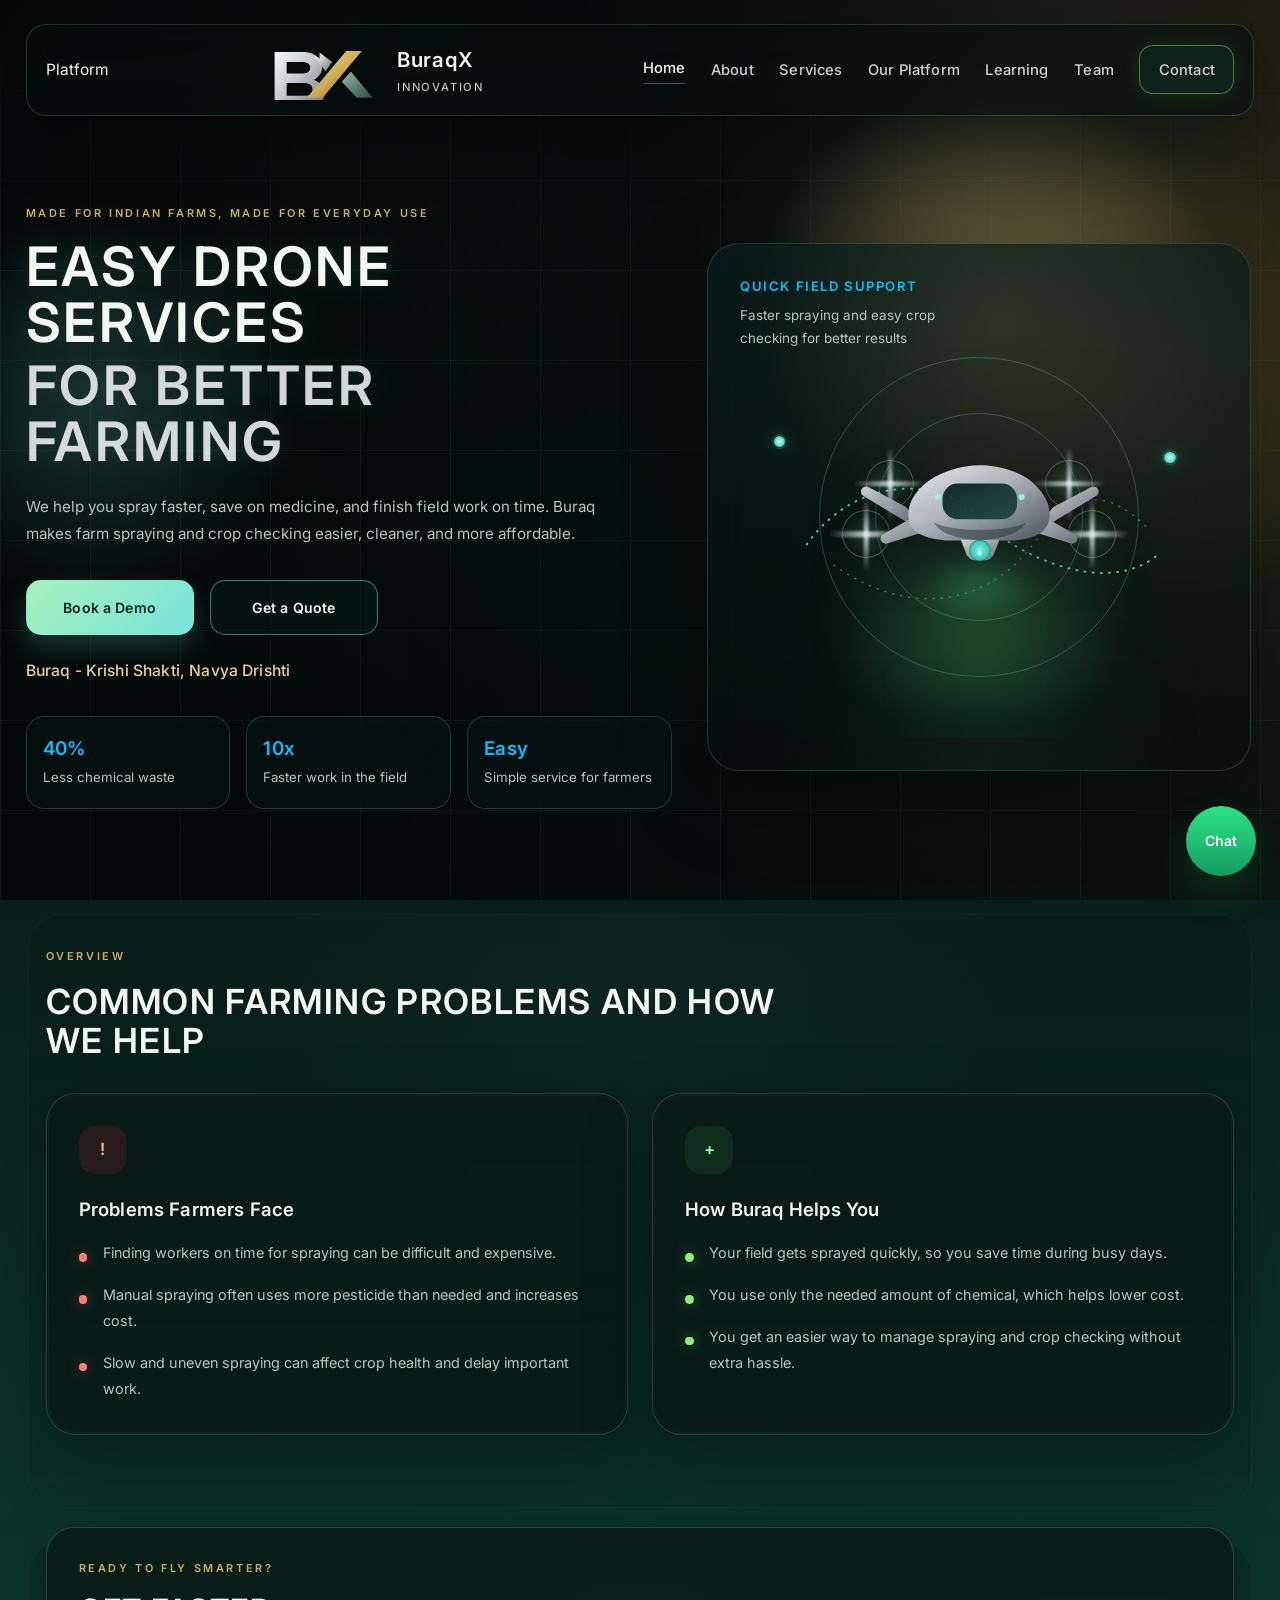
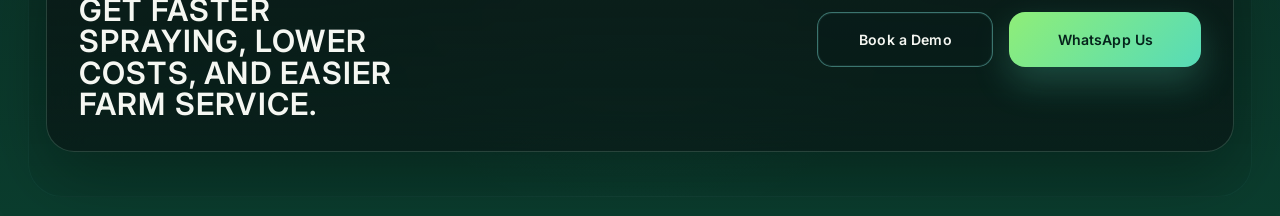
<file: index.html>
<!DOCTYPE html>
<html lang="en">
<head>
  <meta charset="UTF-8">
  <meta name="viewport" content="width=device-width, initial-scale=1.0">
  <title>Buraq Agri-Tech</title>
  <link rel="preconnect" href="https://fonts.googleapis.com">
  <link rel="preconnect" href="https://fonts.gstatic.com" crossorigin>
  <link href="https://fonts.googleapis.com/css2?family=Inter:wght@400;500;600;700&display=swap" rel="stylesheet">
  <link rel="stylesheet" href="style.css">
</head>
<body class="page-home">
  <div class="page-shell">
    <header class="hero hero-home">
      <div class="hero-bg"></div>
      <div class="hero-grid"></div>
      <div class="hero-glow hero-glow-left"></div>
      <div class="hero-glow hero-glow-right"></div>

      <nav class="topbar">
        <a href="platform.html">Platform</a>
        <a href="index.html" class="brand" aria-label="Buraq Agri-Tech home">
          <span class="brand-mark" aria-hidden="true">
            <svg class="brand-logo" viewBox="0 0 420 210" role="img" aria-label="BX logo">
              <defs>
                <linearGradient id="logoSilver" x1="0%" x2="100%" y1="0%" y2="100%">
                  <stop offset="0%" stop-color="#f7f8fb"></stop>
                  <stop offset="45%" stop-color="#c5c8ce"></stop>
                  <stop offset="100%" stop-color="#676d76"></stop>
                </linearGradient>
                <linearGradient id="logoGold" x1="0%" x2="100%" y1="0%" y2="100%">
                  <stop offset="0%" stop-color="#f5e3a4"></stop>
                  <stop offset="50%" stop-color="#cfaf5a"></stop>
                  <stop offset="100%" stop-color="#876312"></stop>
                </linearGradient>
                <linearGradient id="logoGreen" x1="0%" x2="100%" y1="0%" y2="100%">
                  <stop offset="0%" stop-color="#9db8ab"></stop>
                  <stop offset="100%" stop-color="#274a3c"></stop>
                </linearGradient>
              </defs>

              <path fill="url(#logoSilver)" d="M24 42h103c26 0 45 8 57 22 9 10 13 21 13 34 0 20-11 34-29 45 23 10 37 28 37 51 0 16-6 29-18 40-16 14-39 21-69 21H24V42zm44 36v42h58c17 0 28-8 28-21 0-13-10-21-28-21H68zm0 77v46h63c20 0 31-8 31-23 0-15-11-23-31-23H68z"></path>
              <path fill="url(#logoSilver)" d="M188 43l46 35-24 34-43-56c8 1 15 4 21 9z"></path>
              <path fill="url(#logoGold)" d="M285 38h57L200 208h-58L285 38z"></path>
              <path fill="url(#logoGreen)" d="M269 150l33-37 80 95h-58l-55-58z"></path>
            </svg>
          </span>
          <span class="brand-copy">
            <strong>BuraqX</strong>
            <small>Innovation</small>
          </span>
        </a>

        <div class="nav-links">
          <a href="index.html" class="is-active">Home</a>
          <a href="about.html">About</a>
          <a href="services.html">Services</a>
          <a href="our-platform.html">Our Platform</a>
          <a href="learning.html">Learning</a>
          <a href="team.html">Team</a>
          <a href="contact.html" class="nav-cta">Contact</a>
        </div>
      </nav>

      <section class="hero-content">
        <div class="hero-copy reveal">
          <p class="eyebrow">Made for Indian farms, made for everyday use</p>
          <h1>
            Easy Drone Services
            <span>for Better Farming</span>
          </h1>
          <p class="hero-text">
            We help you spray faster, save on medicine, and finish field work on time.
            Buraq makes farm spraying and crop checking easier, cleaner, and more affordable.
          </p>

          <div class="hero-actions">
            <a href="contact.html" class="btn btn-primary">Book a Demo</a>
            <a href="buraq-pricing-guide.pdf" class="btn btn-secondary" download>Get a Quote</a>
          </div>

          <p class="tagline">Buraq - Krishi Shakti, Navya Drishti</p>

          <div class="hero-stats">
            <article>
              <strong>40%</strong>
              <span>Less chemical waste</span>
            </article>
            <article>
              <strong>10x</strong>
              <span>Faster work in the field</span>
            </article>
            <article>
              <strong>Easy</strong>
              <span>Simple service for farmers</span>
            </article>
          </div>
        </div>

        <div class="hero-visual reveal reveal-delay">
          <div class="drone-card hero-flight-card">
            <div class="scan-ring scan-ring-one"></div>
            <div class="scan-ring scan-ring-two"></div>
            <div class="flight-grid" aria-hidden="true"></div>
            <svg class="flight-trail" viewBox="0 0 520 260" aria-hidden="true">
              <defs>
                <linearGradient id="trailGlow" x1="0%" y1="0%" x2="100%" y2="100%">
                  <stop offset="0%" stop-color="rgba(0, 255, 156, 0)"></stop>
                  <stop offset="25%" stop-color="rgba(0, 255, 156, 0.95)"></stop>
                  <stop offset="65%" stop-color="rgba(0, 194, 255, 0.55)"></stop>
                  <stop offset="100%" stop-color="rgba(0, 194, 255, 0)"></stop>
                </linearGradient>
                <filter id="trailBlur">
                  <feGaussianBlur stdDeviation="1.2"></feGaussianBlur>
                </filter>
              </defs>
              <path class="trail-path trail-path-main" d="M70 155 C 130 72, 225 86, 258 124 S 394 215, 454 168"></path>
              <path class="trail-path trail-path-alt" d="M100 178 C 176 232, 262 228, 318 156 S 406 101, 446 138"></path>
            </svg>
            <span class="trail-node trail-node-start" aria-hidden="true"></span>
            <span class="trail-node trail-node-end" aria-hidden="true"></span>
            <div class="drone-flight" aria-hidden="true">
              <div class="flight-shadow"></div>
              <div class="drone-model">
                <span class="flight-prop prop-front-left"></span>
                <span class="flight-prop prop-front-right"></span>
                <span class="flight-prop prop-back-left"></span>
                <span class="flight-prop prop-back-right"></span>
                <svg class="real-drone" viewBox="0 0 360 200" role="img" aria-label="Realistic agricultural drone">
                  <defs>
                    <linearGradient id="droneShell" x1="0%" y1="0%" x2="100%" y2="100%">
                      <stop offset="0%" stop-color="#f5f7fb"></stop>
                      <stop offset="48%" stop-color="#b3bac3"></stop>
                      <stop offset="100%" stop-color="#4d5660"></stop>
                    </linearGradient>
                    <linearGradient id="droneMetal" x1="0%" y1="0%" x2="100%" y2="100%">
                      <stop offset="0%" stop-color="#d5dae0"></stop>
                      <stop offset="100%" stop-color="#6f7780"></stop>
                    </linearGradient>
                    <linearGradient id="droneGlass" x1="0%" y1="0%" x2="100%" y2="100%">
                      <stop offset="0%" stop-color="#122d2b"></stop>
                      <stop offset="100%" stop-color="#264e4c"></stop>
                    </linearGradient>
                    <radialGradient id="droneLight" cx="50%" cy="50%" r="60%">
                      <stop offset="0%" stop-color="#87fff3"></stop>
                      <stop offset="70%" stop-color="#3ad4be"></stop>
                      <stop offset="100%" stop-color="#0b4138"></stop>
                    </radialGradient>
                  </defs>
                  <g opacity="0.95">
                    <path fill="url(#droneMetal)" d="M84 100 35 74c-7-4-14 5-8 11l55 33c9 5 17-8 8-11Z"></path>
                    <path fill="url(#droneMetal)" d="M278 100 327 74c7-4 14 5 8 11l-55 33c-9 5-17-8-8-11Z"></path>
                    <path fill="url(#droneMetal)" d="M108 105 54 136c-7 4-3 14 5 12l61-19c10-3 4-17-6-13Z"></path>
                    <path fill="url(#droneMetal)" d="M252 105 306 136c7 4 3 14-5 12l-61-19c-10-3-4-17 6-13Z"></path>
                    <path fill="url(#droneShell)" d="M108 70c18-16 49-25 73-25 25 0 57 9 72 25 13 13 20 25 20 40 0 21-15 31-45 34H135c-32-3-48-13-48-34 0-15 8-28 21-40Z"></path>
                    <rect x="132" y="69" width="98" height="47" rx="20" fill="url(#droneGlass)"></rect>
                    <path fill="url(#droneMetal)" d="M156 143h51l-7 18c-2 5-6 9-11 9h-15c-5 0-9-4-11-9l-7-18Z"></path>
                    <circle cx="181" cy="157" r="14" fill="url(#droneLight)"></circle>
                    <circle cx="126" cy="87" r="4" fill="#a7ffdd"></circle>
                    <circle cx="236" cy="87" r="4" fill="#a7ffdd"></circle>
                    <path fill="#1f3634" opacity="0.48" d="M120 120c13 7 37 10 61 10 24 0 49-3 62-10-11 15-29 21-62 24h-2c-31-3-49-9-59-24Z"></path>
                    <circle cx="181" cy="161" r="3" fill="#d7fffb"></circle>
                  </g>
                </svg>
              </div>
            </div>
            <div class="visual-caption">
              <p>Quick field support</p>
              <span>Faster spraying and easy crop checking for better results</span>
            </div>
          </div>
        </div>
      </section>
    </header>

    <main>
      <section class="features-section section">
        <div class="section-heading reveal">
          <p class="eyebrow">Overview</p>
          <h2>Common farming problems and how we help</h2>
        </div>

        <div class="feature-grid">
          <article class="glass-card problem-card reveal">
            <div class="card-icon problem-icon">!</div>
            <h3>Problems Farmers Face</h3>
            <ul>
              <li>Finding workers on time for spraying can be difficult and expensive.</li>
              <li>Manual spraying often uses more pesticide than needed and increases cost.</li>
              <li>Slow and uneven spraying can affect crop health and delay important work.</li>
            </ul>
          </article>

          <article class="glass-card solution-card reveal reveal-delay">
            <div class="card-icon solution-icon">+</div>
            <h3>How Buraq Helps You</h3>
            <ul>
              <li>Your field gets sprayed quickly, so you save time during busy days.</li>
              <li>You use only the needed amount of chemical, which helps lower cost.</li>
              <li>You get an easier way to manage spraying and crop checking without extra hassle.</li>
            </ul>
          </article>
        </div>
      </section>
    </main>

    <footer class="footer section">
      <div class="footer-card reveal">
        <div>
          <p class="eyebrow">Ready to Fly Smarter?</p>
          <h2>Get faster spraying, lower costs, and easier farm service.</h2>
        </div>
        <div class="footer-actions">
          <a href="contact.html" class="btn btn-secondary footer-cta">Book a Demo</a>
          <a href="https://wa.me/?text=Hello%20Buraq%20Agri-Tech%2C%20I%20want%20to%20know%20about%20your%20drone%20services." class="whatsapp-btn" target="_blank" rel="noopener noreferrer">
            WhatsApp Us
          </a>
        </div>
      </div>
    </footer>

    <a href="https://wa.me/?text=Hello%20Buraq%20Agri-Tech%2C%20I%20want%20to%20know%20about%20your%20drone%20services." class="floating-chat" target="_blank" rel="noopener noreferrer" aria-label="Chat on WhatsApp">
      Chat
    </a>
  </div>

  <script src="script.js"></script>
</body>
</html>
</file>
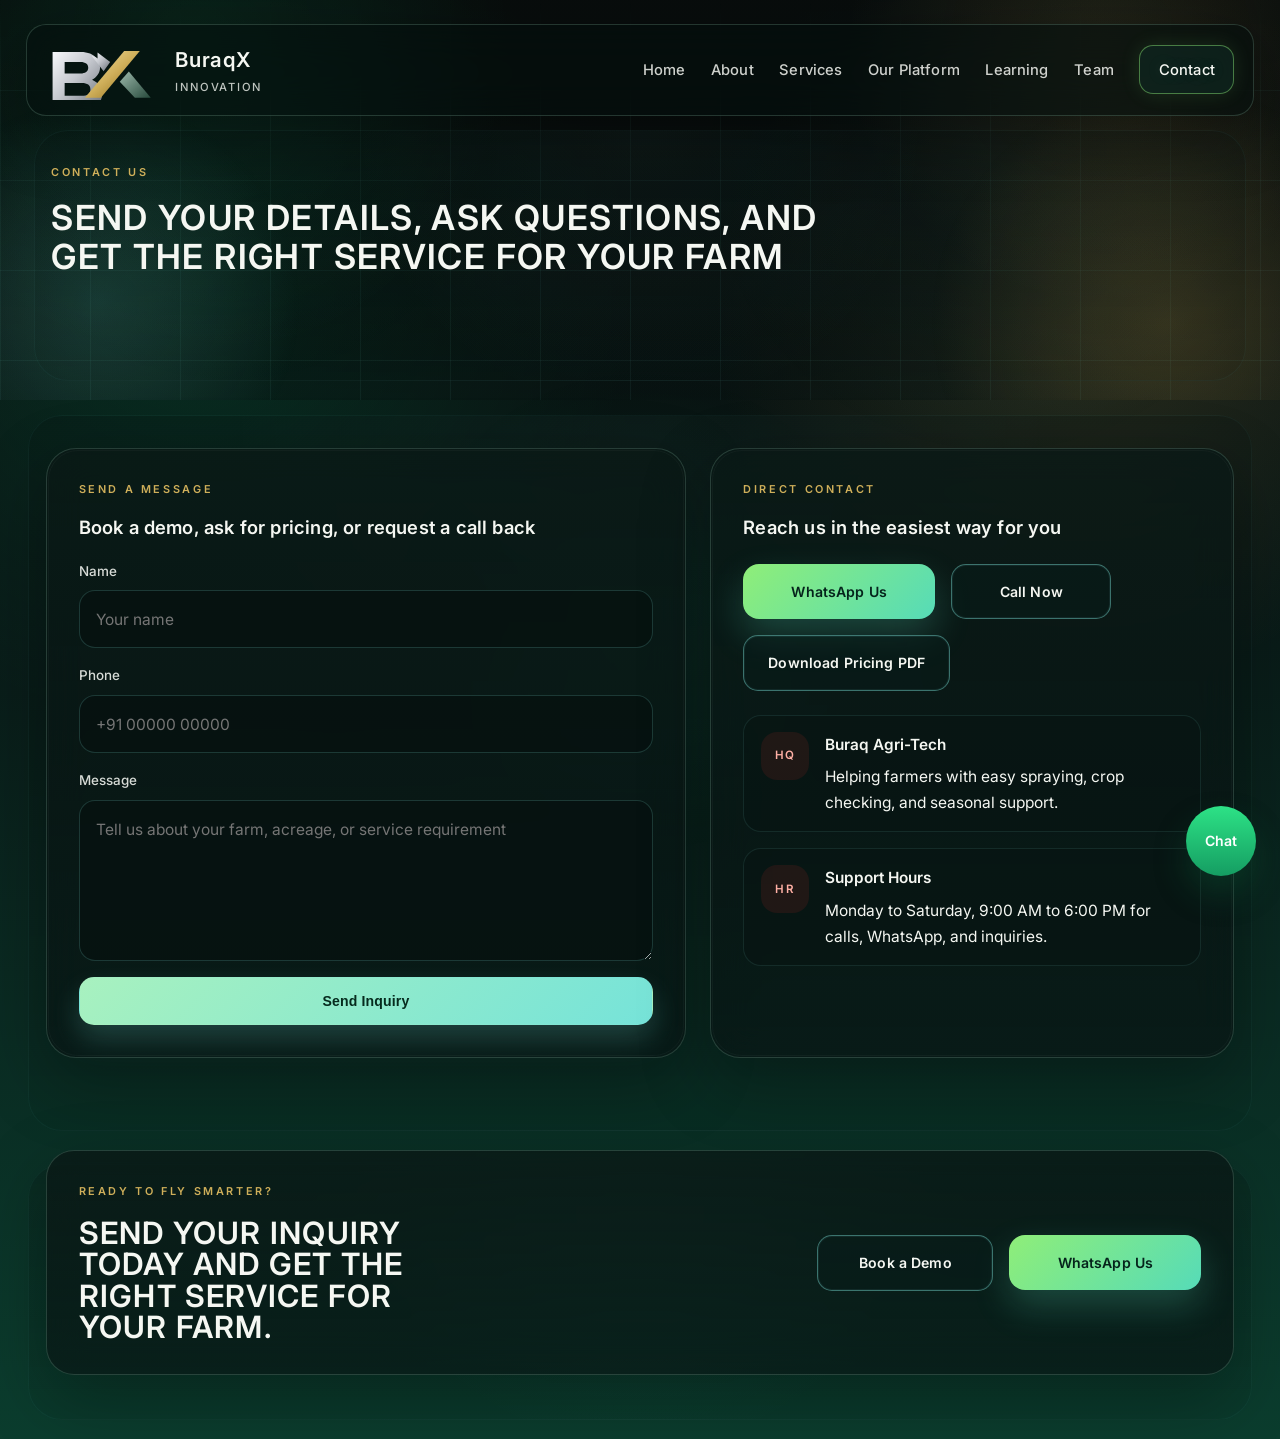
<file: contact.html>
<!DOCTYPE html>
<html lang="en">
<head>
  <meta charset="UTF-8">
  <meta name="viewport" content="width=device-width, initial-scale=1.0">
  <title>Contact | Buraq Agri-Tech</title>
  <link rel="preconnect" href="https://fonts.googleapis.com">
  <link rel="preconnect" href="https://fonts.gstatic.com" crossorigin>
  <link href="https://fonts.googleapis.com/css2?family=Inter:wght@400;500;600;700&display=swap" rel="stylesheet">
  <link rel="stylesheet" href="style.css">
</head>
<body class="page-contact">
  <div class="page-shell">
    <header class="page-header">
      <div class="hero-grid"></div>
      <div class="hero-glow hero-glow-left"></div>
      <div class="hero-glow hero-glow-right"></div>

      <nav class="topbar">
        <a href="index.html" class="brand" aria-label="Buraq Agri-Tech home">
          <span class="brand-mark" aria-hidden="true">
            <svg class="brand-logo" viewBox="0 0 420 210" role="img" aria-label="BX logo">
              <defs>
                <linearGradient id="contactLogoSilver" x1="0%" x2="100%" y1="0%" y2="100%">
                  <stop offset="0%" stop-color="#f7f8fb"></stop>
                  <stop offset="45%" stop-color="#c5c8ce"></stop>
                  <stop offset="100%" stop-color="#676d76"></stop>
                </linearGradient>
                <linearGradient id="contactLogoGold" x1="0%" x2="100%" y1="0%" y2="100%">
                  <stop offset="0%" stop-color="#f5e3a4"></stop>
                  <stop offset="50%" stop-color="#cfaf5a"></stop>
                  <stop offset="100%" stop-color="#876312"></stop>
                </linearGradient>
                <linearGradient id="contactLogoGreen" x1="0%" x2="100%" y1="0%" y2="100%">
                  <stop offset="0%" stop-color="#9db8ab"></stop>
                  <stop offset="100%" stop-color="#274a3c"></stop>
                </linearGradient>
              </defs>
              <path fill="url(#contactLogoSilver)" d="M24 42h103c26 0 45 8 57 22 9 10 13 21 13 34 0 20-11 34-29 45 23 10 37 28 37 51 0 16-6 29-18 40-16 14-39 21-69 21H24V42zm44 36v42h58c17 0 28-8 28-21 0-13-10-21-28-21H68zm0 77v46h63c20 0 31-8 31-23 0-15-11-23-31-23H68z"></path>
              <path fill="url(#contactLogoSilver)" d="M188 43l46 35-24 34-43-56c8 1 15 4 21 9z"></path>
              <path fill="url(#contactLogoGold)" d="M285 38h57L200 208h-58L285 38z"></path>
              <path fill="url(#contactLogoGreen)" d="M269 150l33-37 80 95h-58l-55-58z"></path>
            </svg>
          </span>
          <span class="brand-copy">
            <strong>BuraqX</strong>
            <small>Innovation</small>
          </span>
        </a>

        <div class="nav-links">
          <a href="index.html">Home</a>
          <a href="about.html">About</a>
          <a href="services.html">Services</a>
          <a href="our-platform.html">Our Platform</a>
          <a href="learning.html">Learning</a>
          <a href="team.html">Team</a>
          <a href="contact.html" class="nav-cta is-active">Contact</a>
        </div>
      </nav>

      <section class="page-hero section">
        <div class="section-heading reveal">
          <p class="eyebrow">Contact Us</p>
          <h2>Send your details, ask questions, and get the right service for your farm</h2>
        </div>
      </section>
    </header>

    <main>
      <section class="section">
        <div class="contact-layout">
          <article class="glass-card contact-form-card reveal">
            <p class="eyebrow">Send a Message</p>
            <h3>Book a demo, ask for pricing, or request a call back</h3>
            <form class="contact-form" action="mailto:hello@buraqx.in" method="post" enctype="text/plain">
              <label>
                <span>Name</span>
                <input type="text" name="name" placeholder="Your name">
              </label>
              <label>
                <span>Phone</span>
                <input type="tel" name="phone" placeholder="+91 00000 00000">
              </label>
              <label>
                <span>Message</span>
                <textarea name="message" rows="5" placeholder="Tell us about your farm, acreage, or service requirement"></textarea>
              </label>
              <button type="submit" class="btn btn-primary">Send Inquiry</button>
            </form>
          </article>

          <article class="glass-card contact-info-card reveal reveal-delay">
            <p class="eyebrow">Direct Contact</p>
            <h3>Reach us in the easiest way for you</h3>
            <div class="contact-actions">
              <a href="https://wa.me/?text=Hello%20Buraq%20Agri-Tech%2C%20I%20want%20to%20book%20a%20service%20or%20ask%20for%20pricing." class="whatsapp-btn" target="_blank" rel="noopener noreferrer">WhatsApp Us</a>
              <a href="tel:+910000000000" class="btn btn-secondary contact-call">Call Now</a>
              <a href="buraq-pricing-guide.pdf" class="btn btn-secondary contact-call" download>Download Pricing PDF</a>
            </div>
            <div class="problem-points">
              <div class="issue-item">
                <span class="issue-index">HQ</span>
                <div>
                  <strong>Buraq Agri-Tech</strong>
                  <p>Helping farmers with easy spraying, crop checking, and seasonal support.</p>
                </div>
              </div>
              <div class="issue-item">
                <span class="issue-index">HR</span>
                <div>
                  <strong>Support Hours</strong>
                  <p>Monday to Saturday, 9:00 AM to 6:00 PM for calls, WhatsApp, and inquiries.</p>
                </div>
              </div>
            </div>
          </article>
        </div>
      </section>
    </main>

    <footer class="footer section">
      <div class="footer-card reveal">
        <div>
          <p class="eyebrow">Ready to Fly Smarter?</p>
          <h2>Send your inquiry today and get the right service for your farm.</h2>
        </div>
        <div class="footer-actions">
          <a href="contact.html" class="btn btn-secondary footer-cta">Book a Demo</a>
          <a href="https://wa.me/?text=Hello%20Buraq%20Agri-Tech%2C%20I%20want%20to%20book%20a%20service%20or%20ask%20for%20pricing." class="whatsapp-btn" target="_blank" rel="noopener noreferrer">
            WhatsApp Us
          </a>
        </div>
      </div>
    </footer>

    <a href="https://wa.me/?text=Hello%20Buraq%20Agri-Tech%2C%20I%20want%20to%20book%20a%20service%20or%20ask%20for%20pricing." class="floating-chat" target="_blank" rel="noopener noreferrer" aria-label="Chat on WhatsApp">
      Chat
    </a>
  </div>

  <script src="script.js"></script>
</body>
</html>
</file>
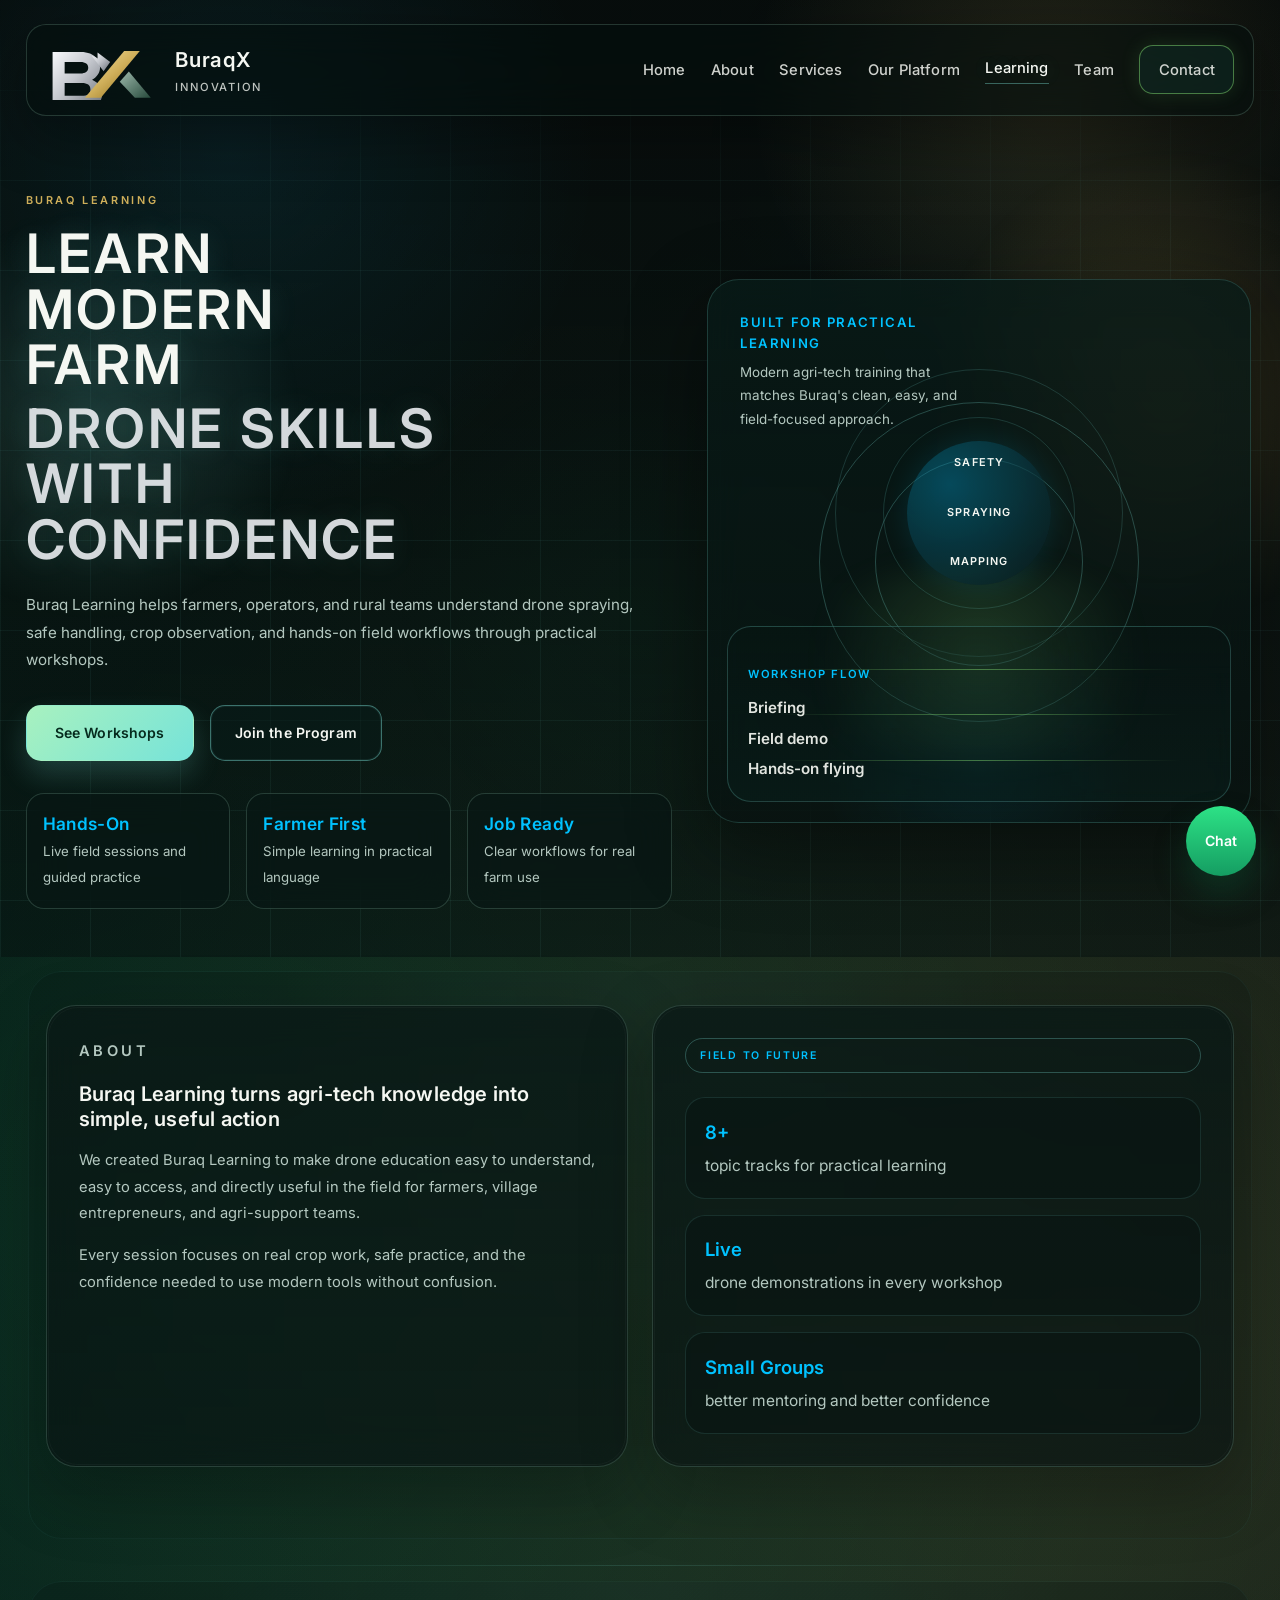
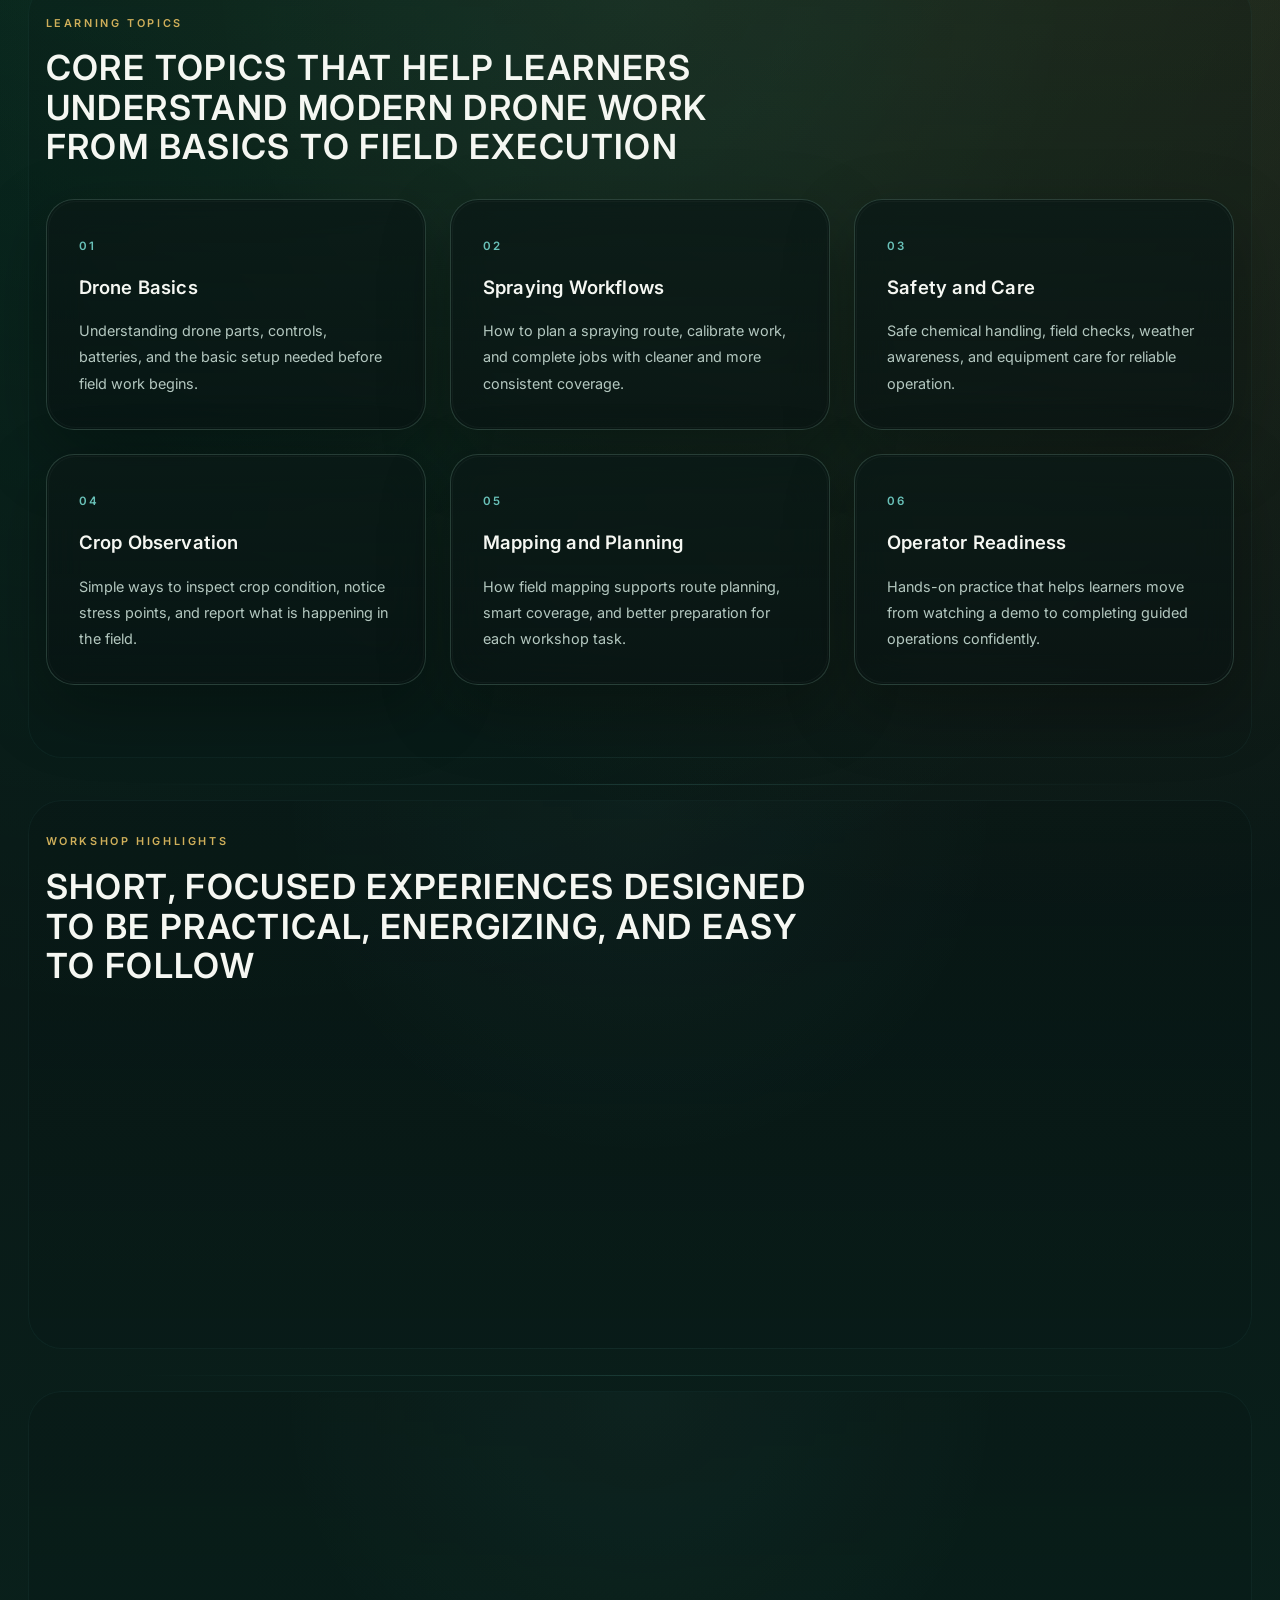
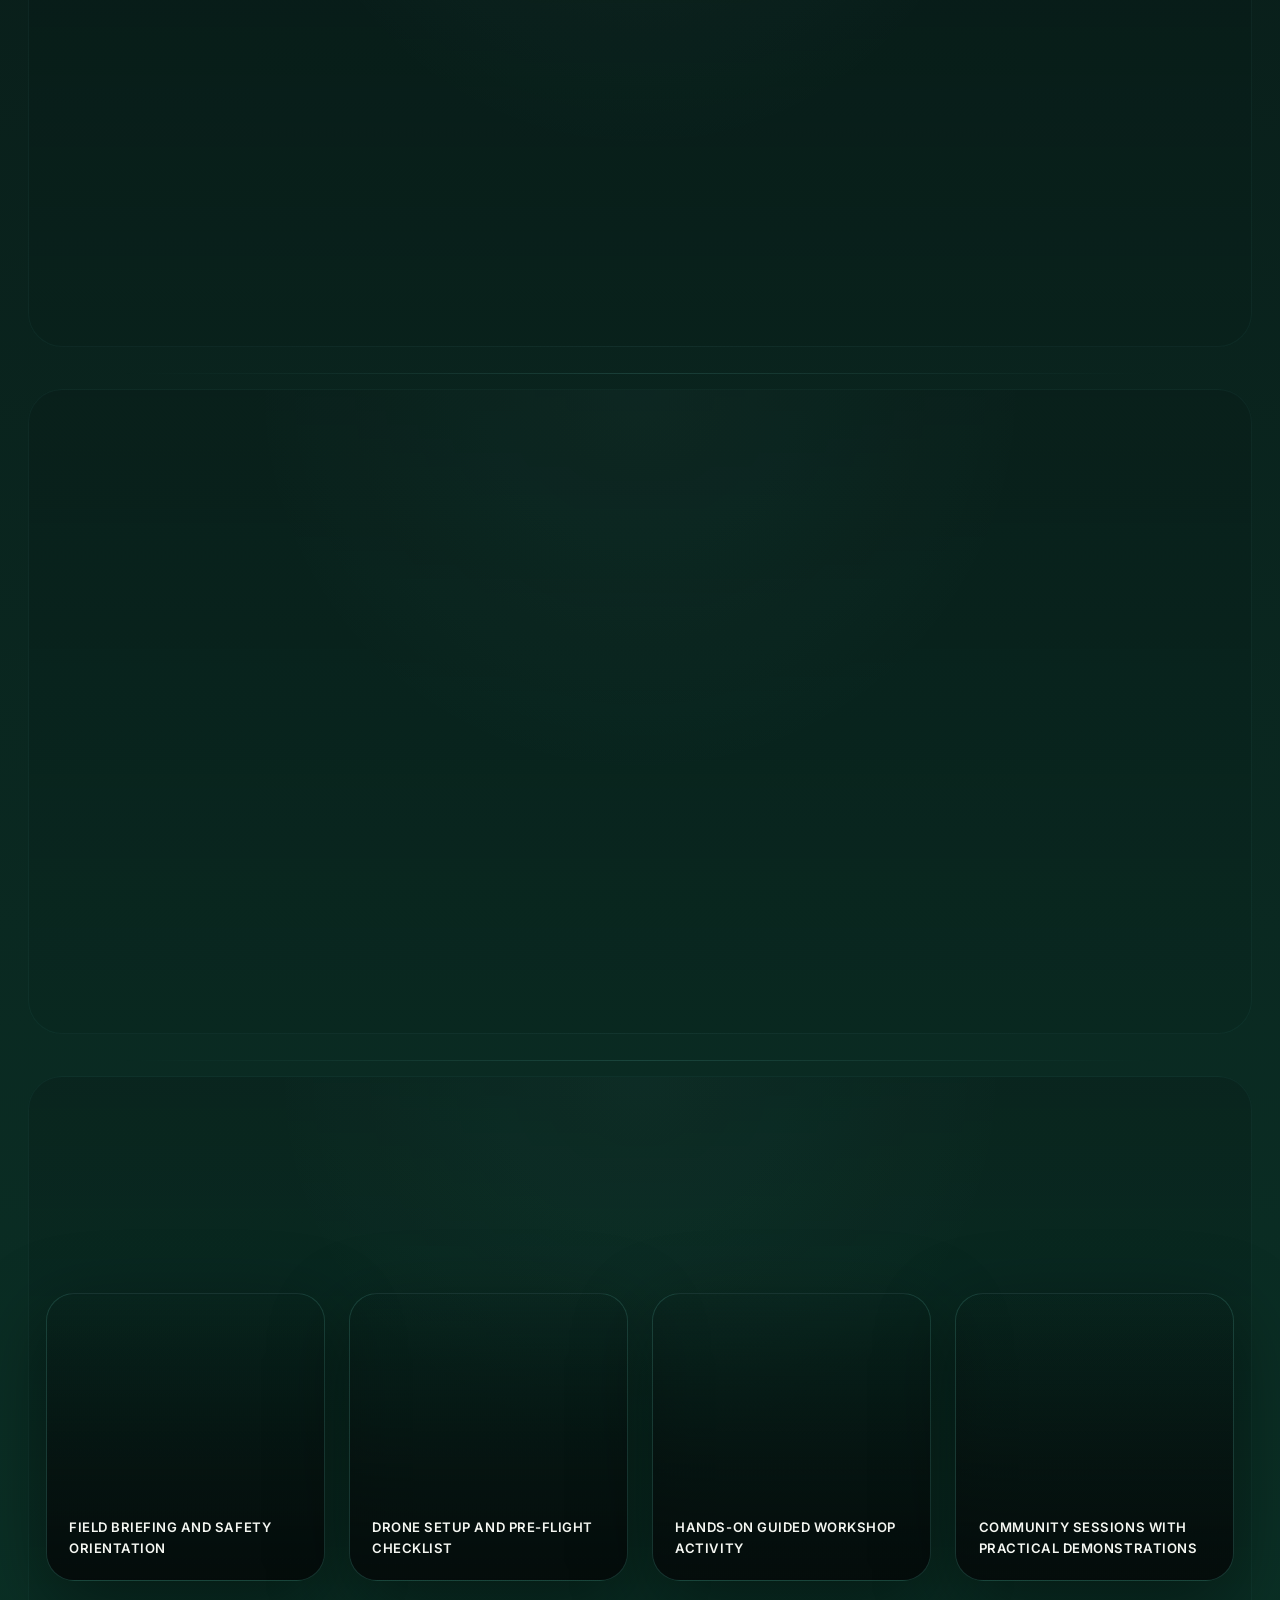
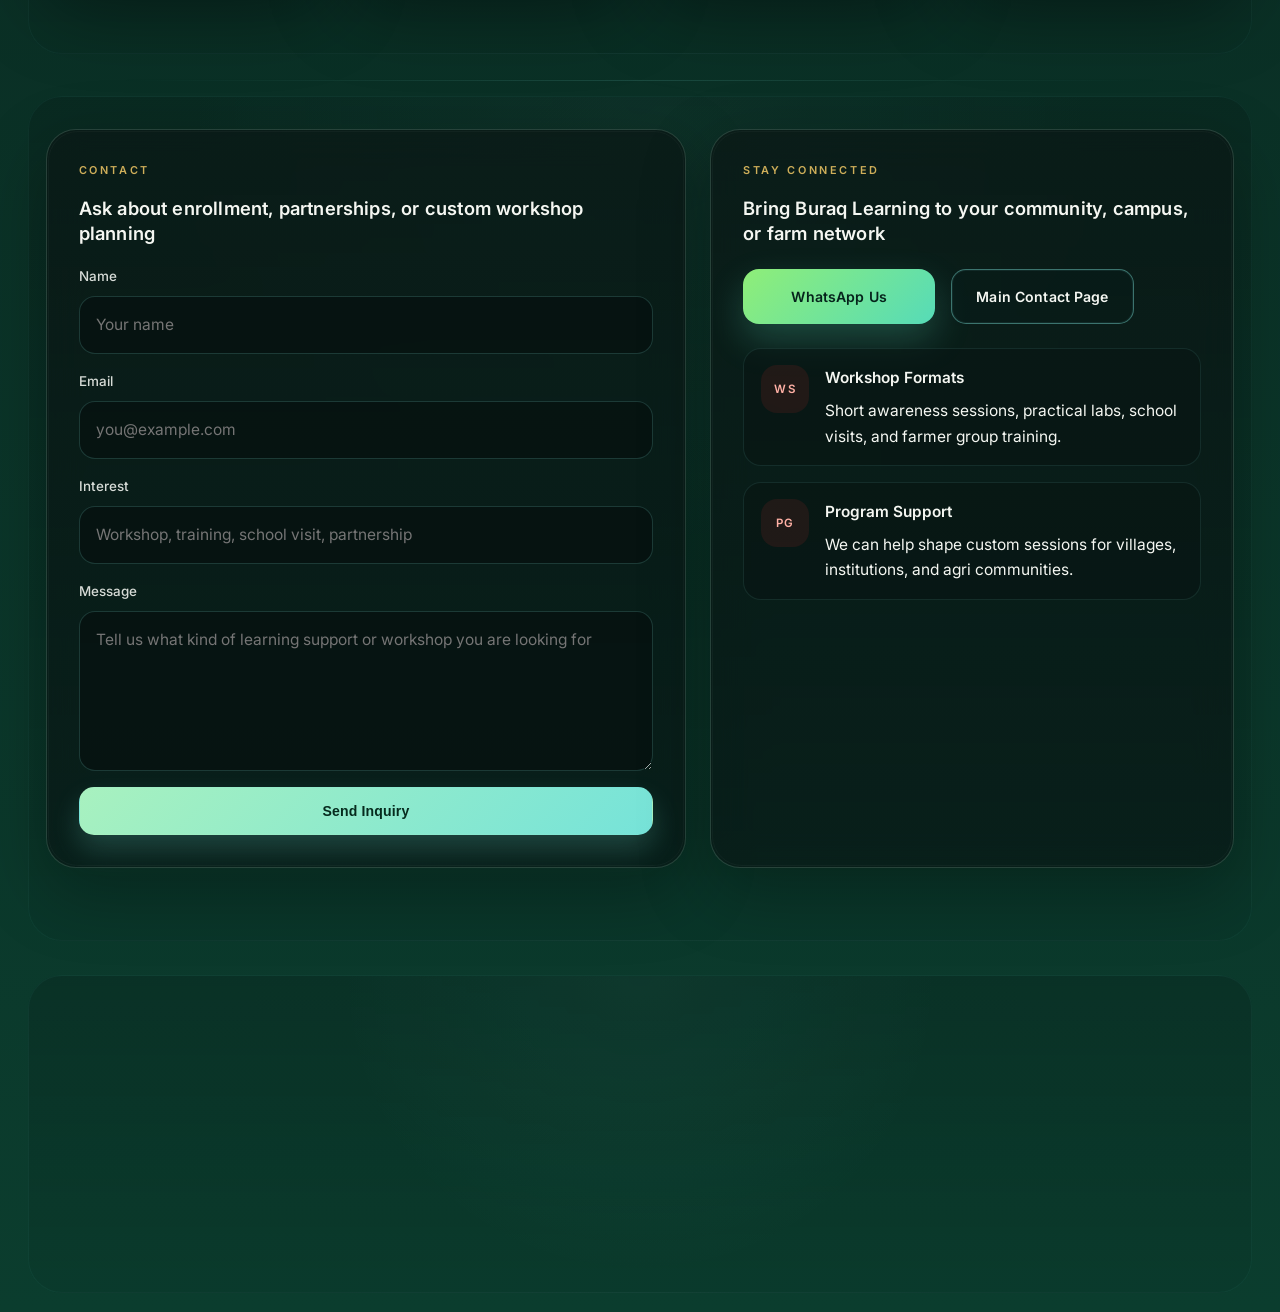
<file: learning.html>
<!DOCTYPE html>
<html lang="en">
<head>
  <meta charset="UTF-8">
  <meta name="viewport" content="width=device-width, initial-scale=1.0">
  <title>Buraq Learning | Buraq Agri-Tech</title>
  <link rel="preconnect" href="https://fonts.googleapis.com">
  <link rel="preconnect" href="https://fonts.gstatic.com" crossorigin>
  <link href="https://fonts.googleapis.com/css2?family=Inter:wght@400;500;600;700&display=swap" rel="stylesheet">
  <link rel="stylesheet" href="style.css">
</head>
<body class="page-learning">
  <div class="page-shell">
    <header class="page-header learning-header">
      <div class="hero-grid"></div>
      <div class="hero-glow hero-glow-left"></div>
      <div class="hero-glow hero-glow-right"></div>

      <nav class="topbar">
        <a href="index.html" class="brand" aria-label="Buraq Agri-Tech home">
          <span class="brand-mark" aria-hidden="true">
            <svg class="brand-logo" viewBox="0 0 420 210" role="img" aria-label="BX logo">
              <defs>
                <linearGradient id="learningLogoSilver" x1="0%" x2="100%" y1="0%" y2="100%">
                  <stop offset="0%" stop-color="#f7f8fb"></stop>
                  <stop offset="45%" stop-color="#c5c8ce"></stop>
                  <stop offset="100%" stop-color="#676d76"></stop>
                </linearGradient>
                <linearGradient id="learningLogoGold" x1="0%" x2="100%" y1="0%" y2="100%">
                  <stop offset="0%" stop-color="#f5e3a4"></stop>
                  <stop offset="50%" stop-color="#cfaf5a"></stop>
                  <stop offset="100%" stop-color="#876312"></stop>
                </linearGradient>
                <linearGradient id="learningLogoGreen" x1="0%" x2="100%" y1="0%" y2="100%">
                  <stop offset="0%" stop-color="#9db8ab"></stop>
                  <stop offset="100%" stop-color="#274a3c"></stop>
                </linearGradient>
              </defs>
              <path fill="url(#learningLogoSilver)" d="M24 42h103c26 0 45 8 57 22 9 10 13 21 13 34 0 20-11 34-29 45 23 10 37 28 37 51 0 16-6 29-18 40-16 14-39 21-69 21H24V42zm44 36v42h58c17 0 28-8 28-21 0-13-10-21-28-21H68zm0 77v46h63c20 0 31-8 31-23 0-15-11-23-31-23H68z"></path>
              <path fill="url(#learningLogoSilver)" d="M188 43l46 35-24 34-43-56c8 1 15 4 21 9z"></path>
              <path fill="url(#learningLogoGold)" d="M285 38h57L200 208h-58L285 38z"></path>
              <path fill="url(#learningLogoGreen)" d="M269 150l33-37 80 95h-58l-55-58z"></path>
            </svg>
          </span>
          <span class="brand-copy">
            <strong>BuraqX</strong>
            <small>Innovation</small>
          </span>
        </a>

        <div class="nav-links">
          <a href="index.html">Home</a>
          <a href="about.html">About</a>
          <a href="services.html">Services</a>
          <a href="our-platform.html">Our Platform</a>
          <a href="learning.html" class="is-active">Learning</a>
          <a href="team.html">Team</a>
          <a href="contact.html" class="nav-cta">Contact</a>
        </div>
      </nav>

      <section class="hero-content learning-hero">
        <div class="hero-copy reveal">
          <p class="eyebrow">Buraq Learning</p>
          <h1>
            Learn modern farm
            <span>drone skills with confidence</span>
          </h1>
          <p class="hero-text">
            Buraq Learning helps farmers, operators, and rural teams understand drone spraying,
            safe handling, crop observation, and hands-on field workflows through practical workshops.
          </p>

          <div class="hero-actions">
            <a href="#upcoming-workshops" class="btn btn-primary">See Workshops</a>
            <a href="#contact-learning" class="btn btn-secondary">Join the Program</a>
          </div>

          <div class="hero-stats learning-stats">
            <article>
              <strong>Hands-On</strong>
              <span>Live field sessions and guided practice</span>
            </article>
            <article>
              <strong>Farmer First</strong>
              <span>Simple learning in practical language</span>
            </article>
            <article>
              <strong>Job Ready</strong>
              <span>Clear workflows for real farm use</span>
            </article>
          </div>
        </div>

        <div class="hero-visual reveal reveal-delay">
          <div class="drone-card learning-showcase">
            <div class="scan-ring scan-ring-one"></div>
            <div class="scan-ring scan-ring-two"></div>
            <div class="learning-orbit orbit-one"></div>
            <div class="learning-orbit orbit-two"></div>

            <div class="story-core learning-core">
              <span>Safety</span>
              <span>Spraying</span>
              <span>Mapping</span>
            </div>

            <div class="field-hud learning-hud">
              <span class="hud-line hud-line-a"></span>
              <span class="hud-line hud-line-b"></span>
              <span class="hud-line hud-line-c"></span>
              <div class="learning-hud-copy">
                <p>Workshop flow</p>
                <strong>Briefing</strong>
                <strong>Field demo</strong>
                <strong>Hands-on flying</strong>
              </div>
            </div>

            <div class="visual-caption">
              <p>Built for practical learning</p>
              <span>Modern agri-tech training that matches Buraq's clean, easy, and field-focused approach.</span>
            </div>
          </div>
        </div>
      </section>
    </header>

    <main>
      <section class="section">
        <div class="story-grid learning-story-grid">
          <article class="glass-card story-copy reveal">
            <p class="eyebrow">About</p>
            <h3>Buraq Learning turns agri-tech knowledge into simple, useful action</h3>
            <p>
              We created Buraq Learning to make drone education easy to understand, easy to access,
              and directly useful in the field for farmers, village entrepreneurs, and agri-support teams.
            </p>
            <p>
              Every session focuses on real crop work, safe practice, and the confidence needed to use
              modern tools without confusion.
            </p>
          </article>

          <article class="glass-card learning-about-card reveal reveal-delay">
            <div class="story-badge">Field to Future</div>
            <div class="learning-about-metrics">
              <div>
                <strong>8+</strong>
                <span>topic tracks for practical learning</span>
              </div>
              <div>
                <strong>Live</strong>
                <span>drone demonstrations in every workshop</span>
              </div>
              <div>
                <strong>Small Groups</strong>
                <span>better mentoring and better confidence</span>
              </div>
            </div>
          </article>
        </div>
      </section>

      <section class="section">
        <div class="section-heading reveal">
          <p class="eyebrow">Learning Topics</p>
          <h2>Core topics that help learners understand modern drone work from basics to field execution</h2>
        </div>

        <div class="learning-topics-grid">
          <article class="service-card reveal">
            <span class="service-number">01</span>
            <h3>Drone Basics</h3>
            <p>Understanding drone parts, controls, batteries, and the basic setup needed before field work begins.</p>
          </article>
          <article class="service-card reveal reveal-delay">
            <span class="service-number">02</span>
            <h3>Spraying Workflows</h3>
            <p>How to plan a spraying route, calibrate work, and complete jobs with cleaner and more consistent coverage.</p>
          </article>
          <article class="service-card reveal reveal-delay-2">
            <span class="service-number">03</span>
            <h3>Safety and Care</h3>
            <p>Safe chemical handling, field checks, weather awareness, and equipment care for reliable operation.</p>
          </article>
          <article class="service-card reveal">
            <span class="service-number">04</span>
            <h3>Crop Observation</h3>
            <p>Simple ways to inspect crop condition, notice stress points, and report what is happening in the field.</p>
          </article>
          <article class="service-card reveal reveal-delay">
            <span class="service-number">05</span>
            <h3>Mapping and Planning</h3>
            <p>How field mapping supports route planning, smart coverage, and better preparation for each workshop task.</p>
          </article>
          <article class="service-card reveal reveal-delay-2">
            <span class="service-number">06</span>
            <h3>Operator Readiness</h3>
            <p>Hands-on practice that helps learners move from watching a demo to completing guided operations confidently.</p>
          </article>
        </div>
      </section>

      <section class="section">
        <div class="section-heading reveal">
          <p class="eyebrow">Workshop Highlights</p>
          <h2>Short, focused experiences designed to be practical, energizing, and easy to follow</h2>
        </div>

        <div class="benefit-grid learning-highlights-grid">
          <article class="service-card benefit-card reveal">
            <div class="benefit-icon">LD</div>
            <h3>Live Demonstrations</h3>
            <p>See real drone preparation, takeoff, spraying patterns, and post-flight checks in a guided environment.</p>
          </article>
          <article class="service-card benefit-card reveal reveal-delay">
            <div class="benefit-icon">HP</div>
            <h3>Hands-On Practice</h3>
            <p>Learners participate directly so training builds confidence, not just awareness.</p>
          </article>
          <article class="service-card benefit-card reveal reveal-delay-2">
            <div class="benefit-icon">QA</div>
            <h3>Question-Friendly Sessions</h3>
            <p>Open discussions, clear explanations, and practical examples keep the learning simple and useful.</p>
          </article>
        </div>
      </section>

      <section class="section">
        <div class="section-heading reveal">
          <p class="eyebrow">Program Details</p>
          <h2>A clear learning structure that helps each workshop feel organized and outcome-focused</h2>
        </div>

        <div class="process-steps learning-process">
          <article class="step-card reveal">
            <span class="step-number">01</span>
            <h3>Intro Session</h3>
            <p>We begin with simple orientation, goals for the day, and a quick look at equipment and field conditions.</p>
          </article>
          <article class="step-card reveal reveal-delay">
            <span class="step-number">02</span>
            <h3>Guided Learning</h3>
            <p>Trainers explain concepts in easy language with visual examples, safety cues, and step-by-step instruction.</p>
          </article>
          <article class="step-card reveal reveal-delay-2">
            <span class="step-number">03</span>
            <h3>Practical Activity</h3>
            <p>Participants observe and practice supervised workflows to build comfort with real field operations.</p>
          </article>
          <article class="step-card reveal">
            <span class="step-number">04</span>
            <h3>Next Steps</h3>
            <p>Each learner leaves with guidance on future practice, workshop progression, and how to stay involved.</p>
          </article>
        </div>
      </section>

      <section class="section" id="upcoming-workshops">
        <div class="section-heading reveal">
          <p class="eyebrow">Upcoming Workshops</p>
          <h2>Planned sessions for learners who want to explore drone operations, safety, and field readiness</h2>
        </div>

        <div class="learning-events-grid">
          <article class="glass-card learning-event-card reveal">
            <div class="learning-event-date">
              <strong>May</strong>
              <span>12</span>
            </div>
            <div>
              <h3>Starter Workshop</h3>
              <p>Introductory session for first-time learners covering drone basics, safety, and field awareness.</p>
              <div class="learning-event-meta">
                <span>10:00 AM - 1:00 PM</span>
                <span>Demo Field Campus</span>
              </div>
            </div>
          </article>

          <article class="glass-card learning-event-card reveal reveal-delay">
            <div class="learning-event-date">
              <strong>May</strong>
              <span>26</span>
            </div>
            <div>
              <h3>Precision Spraying Lab</h3>
              <p>Focused practice on route planning, spray coverage basics, and operator workflow discipline.</p>
              <div class="learning-event-meta">
                <span>11:00 AM - 3:00 PM</span>
                <span>Buraq Field Hub</span>
              </div>
            </div>
          </article>

          <article class="glass-card learning-event-card reveal reveal-delay-2">
            <div class="learning-event-date">
              <strong>Jun</strong>
              <span>08</span>
            </div>
            <div>
              <h3>Community Agri-Tech Day</h3>
              <p>A blended event with demos, learner Q&amp;A, and real examples of drone-supported crop work.</p>
              <div class="learning-event-meta">
                <span>9:30 AM - 2:00 PM</span>
                <span>Regional Partner Farm</span>
              </div>
            </div>
          </article>
        </div>
      </section>

      <section class="section">
        <div class="section-heading reveal">
          <p class="eyebrow">Gallery</p>
          <h2>Moments from training days, field practice, and community learning activities</h2>
        </div>

        <div class="learning-gallery-grid">
          <article class="learning-gallery-card reveal">
            <span>Field briefing and safety orientation</span>
          </article>
          <article class="learning-gallery-card reveal reveal-delay">
            <span>Drone setup and pre-flight checklist</span>
          </article>
          <article class="learning-gallery-card reveal reveal-delay-2">
            <span>Hands-on guided workshop activity</span>
          </article>
          <article class="learning-gallery-card reveal">
            <span>Community sessions with practical demonstrations</span>
          </article>
        </div>
      </section>

      <section class="section" id="contact-learning">
        <div class="contact-layout">
          <article class="glass-card contact-form-card reveal">
            <p class="eyebrow">Contact</p>
            <h3>Ask about enrollment, partnerships, or custom workshop planning</h3>
            <form class="contact-form" action="mailto:hello@buraqx.in" method="post" enctype="text/plain">
              <label>
                <span>Name</span>
                <input type="text" name="name" placeholder="Your name">
              </label>
              <label>
                <span>Email</span>
                <input type="email" name="email" placeholder="you@example.com">
              </label>
              <label>
                <span>Interest</span>
                <input type="text" name="interest" placeholder="Workshop, training, school visit, partnership">
              </label>
              <label>
                <span>Message</span>
                <textarea name="message" rows="5" placeholder="Tell us what kind of learning support or workshop you are looking for"></textarea>
              </label>
              <button type="submit" class="btn btn-primary">Send Inquiry</button>
            </form>
          </article>

          <article class="glass-card contact-info-card reveal reveal-delay">
            <p class="eyebrow">Stay Connected</p>
            <h3>Bring Buraq Learning to your community, campus, or farm network</h3>
            <div class="contact-actions">
              <a href="https://wa.me/?text=Hello%20Buraq%20Learning%2C%20I%20want%20to%20know%20about%20your%20workshops." class="whatsapp-btn" target="_blank" rel="noopener noreferrer">WhatsApp Us</a>
              <a href="contact.html" class="btn btn-secondary contact-call">Main Contact Page</a>
            </div>
            <div class="problem-points">
              <div class="issue-item">
                <span class="issue-index">WS</span>
                <div>
                  <strong>Workshop Formats</strong>
                  <p>Short awareness sessions, practical labs, school visits, and farmer group training.</p>
                </div>
              </div>
              <div class="issue-item">
                <span class="issue-index">PG</span>
                <div>
                  <strong>Program Support</strong>
                  <p>We can help shape custom sessions for villages, institutions, and agri communities.</p>
                </div>
              </div>
            </div>
          </article>
        </div>
      </section>
    </main>

    <footer class="footer section">
      <div class="footer-card reveal">
        <div>
          <p class="eyebrow">Learn With Buraq</p>
          <h2>Build confidence in drone-supported farming with practical workshops and guided training.</h2>
        </div>
        <div class="footer-actions">
          <a href="#upcoming-workshops" class="btn btn-secondary footer-cta">View Workshops</a>
          <a href="https://wa.me/?text=Hello%20Buraq%20Learning%2C%20please%20share%20details%20about%20your%20upcoming%20workshops." class="whatsapp-btn" target="_blank" rel="noopener noreferrer">
            WhatsApp Us
          </a>
        </div>
      </div>
    </footer>

    <a href="https://wa.me/?text=Hello%20Buraq%20Learning%2C%20please%20share%20details%20about%20your%20upcoming%20workshops." class="floating-chat" target="_blank" rel="noopener noreferrer" aria-label="Chat on WhatsApp">
      Chat
    </a>
  </div>

  <script src="script.js"></script>
</body>
</html>
</file>
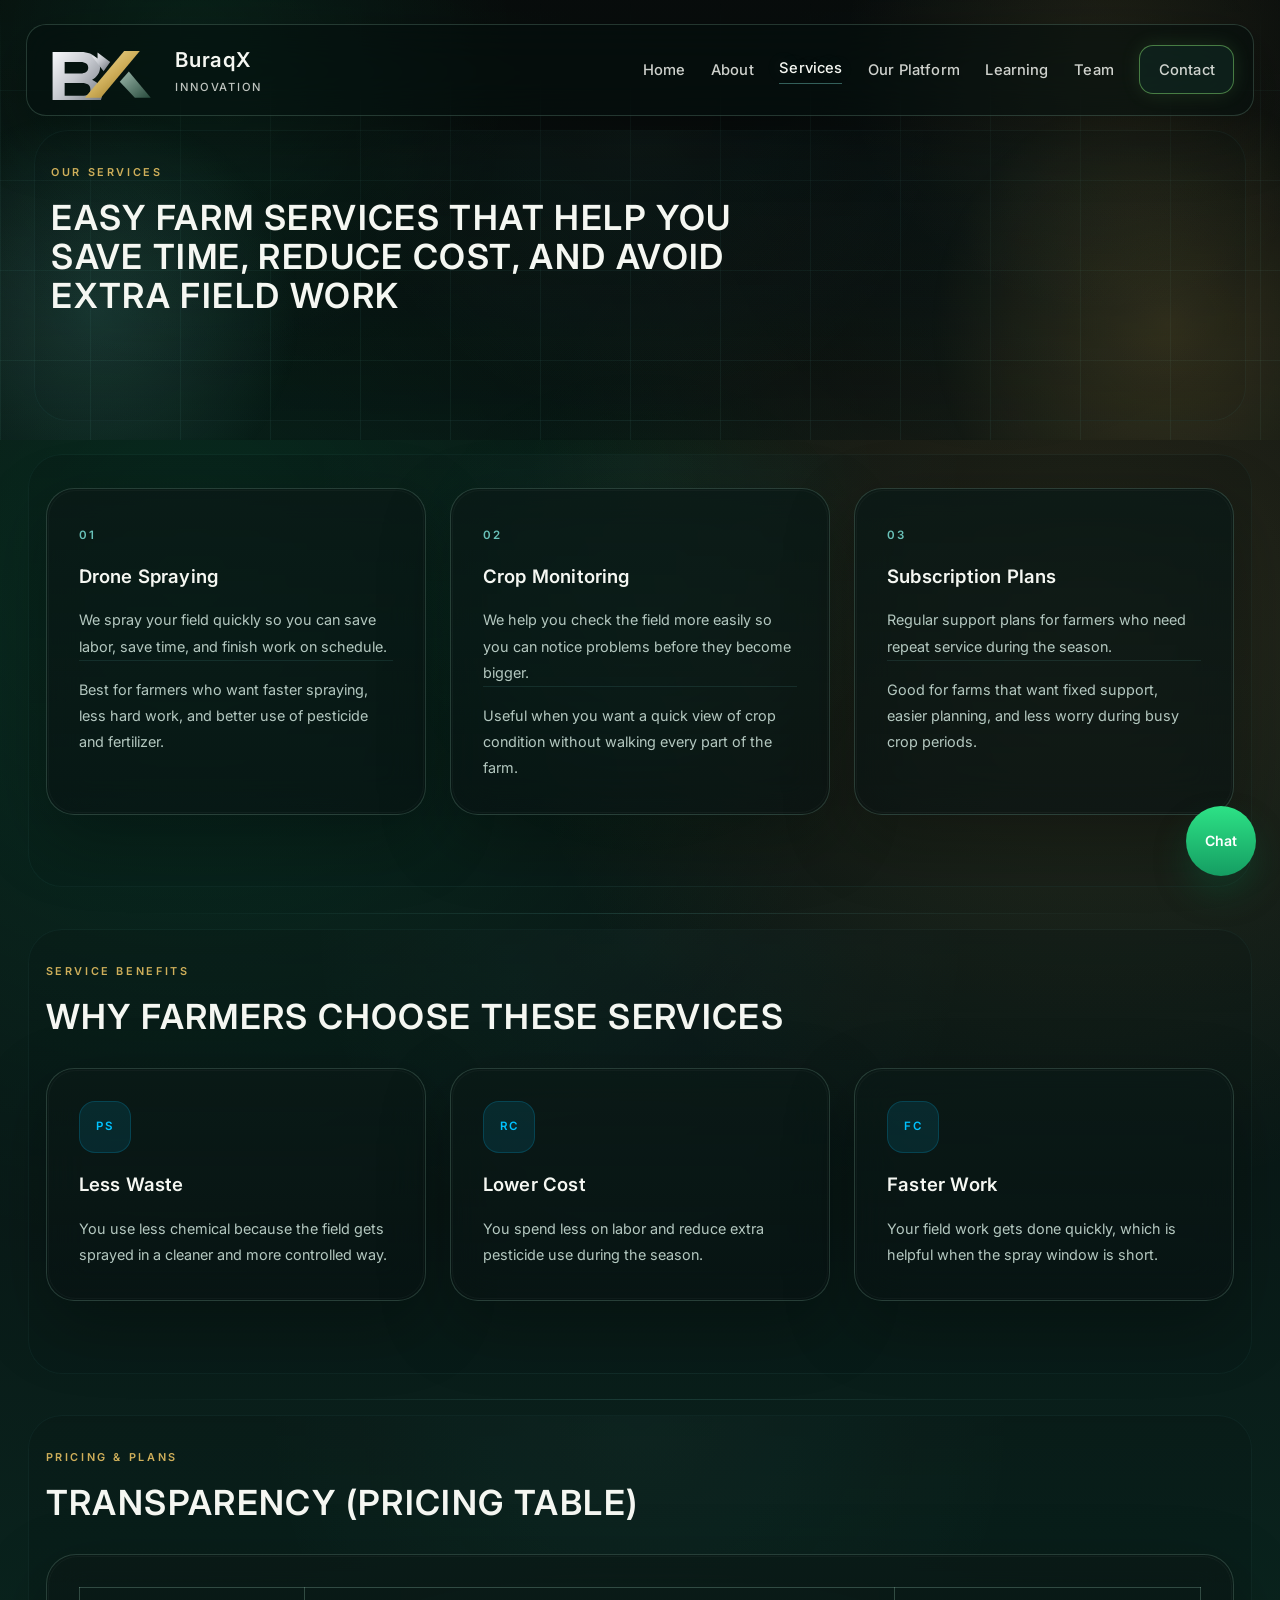
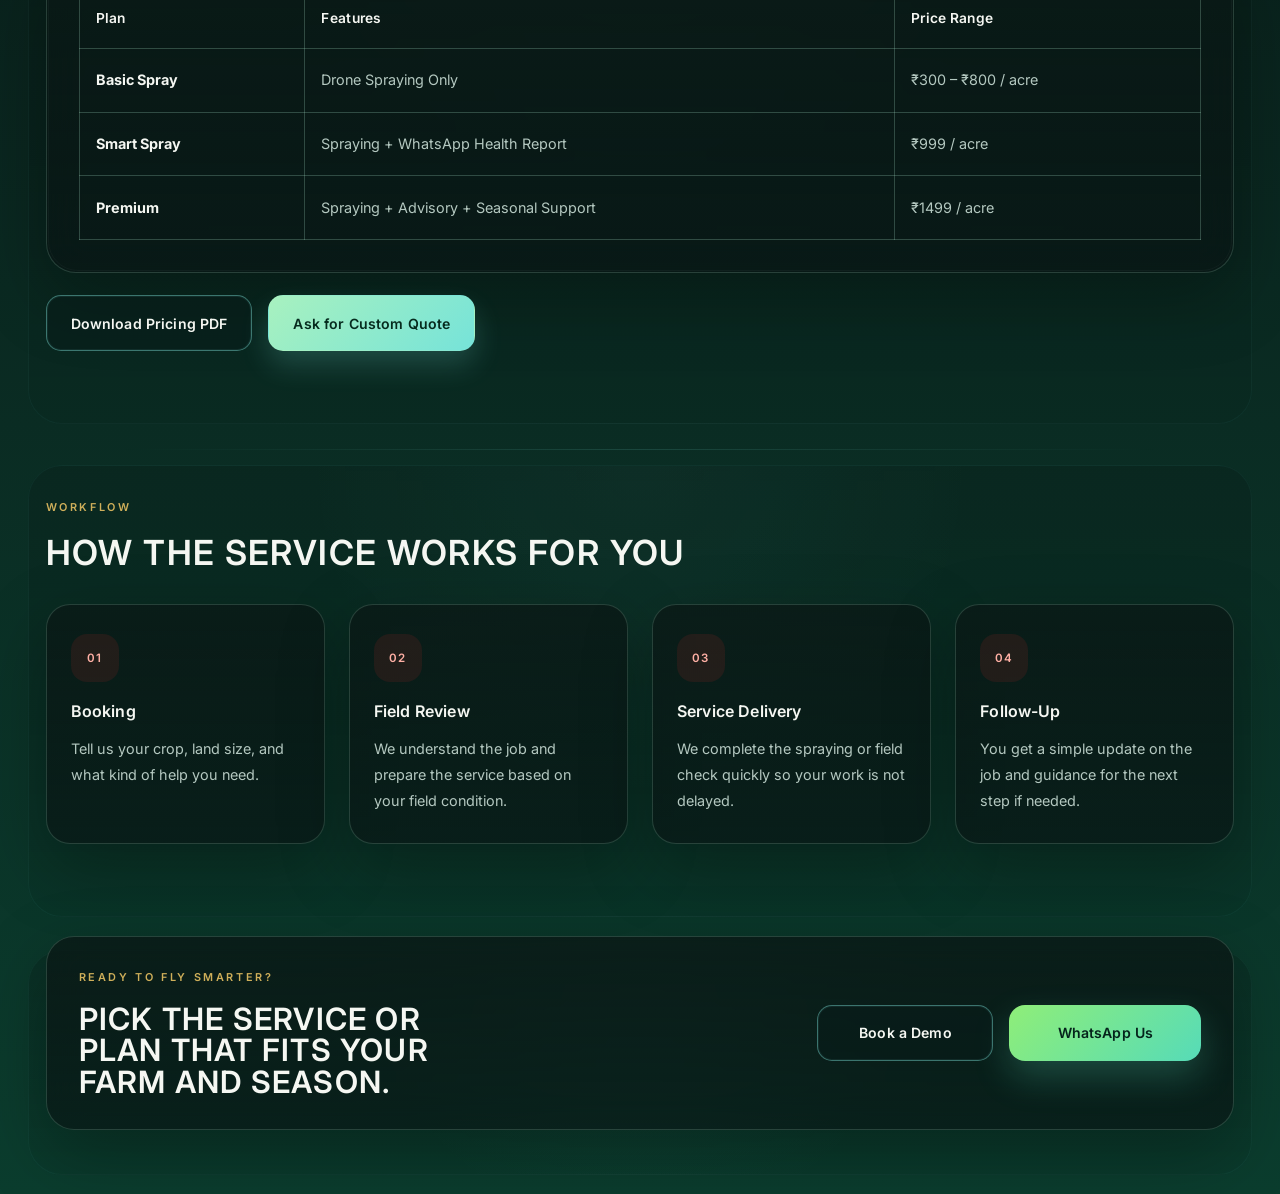
<file: services.html>
<!DOCTYPE html>
<html lang="en">
<head>
  <meta charset="UTF-8">
  <meta name="viewport" content="width=device-width, initial-scale=1.0">
  <title>Services | Buraq Agri-Tech</title>
  <link rel="preconnect" href="https://fonts.googleapis.com">
  <link rel="preconnect" href="https://fonts.gstatic.com" crossorigin>
  <link href="https://fonts.googleapis.com/css2?family=Inter:wght@400;500;600;700&display=swap" rel="stylesheet">
  <link rel="stylesheet" href="style.css">
</head>
<body class="page-services">
  <div class="page-shell">
    <header class="page-header">
      <div class="hero-grid"></div>
      <div class="hero-glow hero-glow-left"></div>
      <div class="hero-glow hero-glow-right"></div>

      <nav class="topbar">
        <a href="index.html" class="brand" aria-label="Buraq Agri-Tech home">
          <span class="brand-mark" aria-hidden="true">
            <svg class="brand-logo" viewBox="0 0 420 210" role="img" aria-label="BX logo">
              <defs>
                <linearGradient id="servicesLogoSilver" x1="0%" x2="100%" y1="0%" y2="100%">
                  <stop offset="0%" stop-color="#f7f8fb"></stop>
                  <stop offset="45%" stop-color="#c5c8ce"></stop>
                  <stop offset="100%" stop-color="#676d76"></stop>
                </linearGradient>
                <linearGradient id="servicesLogoGold" x1="0%" x2="100%" y1="0%" y2="100%">
                  <stop offset="0%" stop-color="#f5e3a4"></stop>
                  <stop offset="50%" stop-color="#cfaf5a"></stop>
                  <stop offset="100%" stop-color="#876312"></stop>
                </linearGradient>
                <linearGradient id="servicesLogoGreen" x1="0%" x2="100%" y1="0%" y2="100%">
                  <stop offset="0%" stop-color="#9db8ab"></stop>
                  <stop offset="100%" stop-color="#274a3c"></stop>
                </linearGradient>
              </defs>
              <path fill="url(#servicesLogoSilver)" d="M24 42h103c26 0 45 8 57 22 9 10 13 21 13 34 0 20-11 34-29 45 23 10 37 28 37 51 0 16-6 29-18 40-16 14-39 21-69 21H24V42zm44 36v42h58c17 0 28-8 28-21 0-13-10-21-28-21H68zm0 77v46h63c20 0 31-8 31-23 0-15-11-23-31-23H68z"></path>
              <path fill="url(#servicesLogoSilver)" d="M188 43l46 35-24 34-43-56c8 1 15 4 21 9z"></path>
              <path fill="url(#servicesLogoGold)" d="M285 38h57L200 208h-58L285 38z"></path>
              <path fill="url(#servicesLogoGreen)" d="M269 150l33-37 80 95h-58l-55-58z"></path>
            </svg>
          </span>
          <span class="brand-copy">
            <strong>BuraqX</strong>
            <small>Innovation</small>
          </span>
        </a>

        <div class="nav-links">
          <a href="index.html">Home</a>
          <a href="about.html">About</a>
          <a href="services.html" class="is-active">Services</a>
          <a href="our-platform.html">Our Platform</a>
          <a href="learning.html">Learning</a>
          <a href="team.html">Team</a>
          <a href="contact.html" class="nav-cta">Contact</a>
        </div>
      </nav>

      <section class="page-hero section">
        <div class="section-heading reveal">
          <p class="eyebrow">Our Services</p>
          <h2>Easy farm services that help you save time, reduce cost, and avoid extra field work</h2>
        </div>
      </section>
    </header>

    <main>
      <section class="services-section section">
        <div class="services-grid services-grid-detailed">
          <article class="service-card reveal">
            <span class="service-number">01</span>
            <h3>Drone Spraying</h3>
            <p>We spray your field quickly so you can save labor, save time, and finish work on schedule.</p>
            <p class="service-detail">Best for farmers who want faster spraying, less hard work, and better use of pesticide and fertilizer.</p>
          </article>
          <article class="service-card reveal reveal-delay">
            <span class="service-number">02</span>
            <h3>Crop Monitoring</h3>
            <p>We help you check the field more easily so you can notice problems before they become bigger.</p>
            <p class="service-detail">Useful when you want a quick view of crop condition without walking every part of the farm.</p>
          </article>
          <article class="service-card reveal reveal-delay-2">
            <span class="service-number">03</span>
            <h3>Subscription Plans</h3>
            <p>Regular support plans for farmers who need repeat service during the season.</p>
            <p class="service-detail">Good for farms that want fixed support, easier planning, and less worry during busy crop periods.</p>
          </article>
        </div>
      </section>

      <section class="solution-section section">
        <div class="section-heading reveal">
          <p class="eyebrow">Service Benefits</p>
          <h2>Why farmers choose these services</h2>
        </div>

        <div class="benefit-grid">
          <article class="service-card benefit-card reveal">
            <div class="benefit-icon">PS</div>
            <h3>Less Waste</h3>
            <p>You use less chemical because the field gets sprayed in a cleaner and more controlled way.</p>
          </article>
          <article class="service-card benefit-card reveal reveal-delay">
            <div class="benefit-icon">RC</div>
            <h3>Lower Cost</h3>
            <p>You spend less on labor and reduce extra pesticide use during the season.</p>
          </article>
          <article class="service-card benefit-card reveal reveal-delay-2">
            <div class="benefit-icon">FC</div>
            <h3>Faster Work</h3>
            <p>Your field work gets done quickly, which is helpful when the spray window is short.</p>
          </article>
        </div>
      </section>

      <section class="section">
        <div class="section-heading reveal">
          <p class="eyebrow">Pricing & Plans</p>
          <h2>Transparency (Pricing Table)</h2>
        </div>

        <article class="glass-card pricing-card reveal">
          <div class="pricing-table-wrap">
            <table class="pricing-table">
              <thead>
                <tr>
                  <th>Plan</th>
                  <th>Features</th>
                  <th>Price Range</th>
                </tr>
              </thead>
              <tbody>
                <tr>
                  <td>Basic Spray</td>
                  <td>Drone Spraying Only</td>
                  <td>₹300 – ₹800 / acre</td>
                </tr>
                <tr>
                  <td>Smart Spray</td>
                  <td>Spraying + WhatsApp Health Report</td>
                  <td>₹999 / acre</td>
                </tr>
                <tr>
                  <td>Premium</td>
                  <td>Spraying + Advisory + Seasonal Support</td>
                  <td>₹1499 / acre</td>
                </tr>
              </tbody>
            </table>
          </div>
        </article>

        <div class="footer-actions reveal services-download">
          <a href="buraq-pricing-guide.pdf" class="btn btn-secondary footer-cta" download>Download Pricing PDF</a>
          <a href="contact.html" class="btn btn-primary">Ask for Custom Quote</a>
        </div>
      </section>

      <section class="section">
        <div class="section-heading reveal">
          <p class="eyebrow">Workflow</p>
          <h2>How the service works for you</h2>
        </div>

        <div class="process-steps">
          <article class="step-card reveal">
            <span class="step-number">01</span>
            <h3>Booking</h3>
            <p>Tell us your crop, land size, and what kind of help you need.</p>
          </article>
          <article class="step-card reveal reveal-delay">
            <span class="step-number">02</span>
            <h3>Field Review</h3>
            <p>We understand the job and prepare the service based on your field condition.</p>
          </article>
          <article class="step-card reveal reveal-delay-2">
            <span class="step-number">03</span>
            <h3>Service Delivery</h3>
            <p>We complete the spraying or field check quickly so your work is not delayed.</p>
          </article>
          <article class="step-card reveal">
            <span class="step-number">04</span>
            <h3>Follow-Up</h3>
            <p>You get a simple update on the job and guidance for the next step if needed.</p>
          </article>
        </div>
      </section>
    </main>

    <footer class="footer section">
      <div class="footer-card reveal">
        <div>
          <p class="eyebrow">Ready to Fly Smarter?</p>
          <h2>Pick the service or plan that fits your farm and season.</h2>
        </div>
        <div class="footer-actions">
          <a href="contact.html" class="btn btn-secondary footer-cta">Book a Demo</a>
          <a href="https://wa.me/?text=Hello%20Buraq%20Agri-Tech%2C%20please%20share%20your%20service%20pricing%20and%20plans." class="whatsapp-btn" target="_blank" rel="noopener noreferrer">
            WhatsApp Us
          </a>
        </div>
      </div>
    </footer>

    <a href="https://wa.me/?text=Hello%20Buraq%20Agri-Tech%2C%20please%20share%20your%20service%20pricing%20and%20plans." class="floating-chat" target="_blank" rel="noopener noreferrer" aria-label="Chat on WhatsApp">
      Chat
    </a>
  </div>

  <script src="script.js"></script>
</body>
</html>
</file>
<file: style.css>
* {
  box-sizing: border-box;
}

:root {
  --bg: #0a0a0a;
  --panel: rgba(10, 25, 22, 0.7);
  --panel-soft: rgba(10, 25, 22, 0.48);
  --text: #f5f7f2;
  --muted: #b4c8c0;
  --line: rgba(175, 235, 209, 0.18);
  --teal: #00c2ff;
  --green: #00ff9c;
  --deep-green: #143b31;
  --saffron: #cfaf5a;
  --silver-a: #f6f7fb;
  --silver-b: #727883;
  --shadow: 0 24px 80px rgba(0, 0, 0, 0.42);
}

html {
  scroll-behavior: smooth;
}

body {
  margin: 0;
  font-family: "Inter", sans-serif;
  font-size: 0.97rem;
  line-height: 1.65;
  color: var(--text);
  background:
    radial-gradient(circle at 15% 20%, rgba(0, 255, 156, 0.12), transparent 28%),
    radial-gradient(circle at 85% 22%, rgba(207, 175, 90, 0.16), transparent 24%),
    linear-gradient(180deg, #0a0a0a 0%, #091816 40%, #0b3d2e 100%);
  overflow-x: hidden;
}

body::before {
  content: "";
  position: fixed;
  inset: 0;
  z-index: -1;
  background:
    radial-gradient(circle at 18% 12%, rgba(255, 255, 255, 0.03), transparent 22%),
    radial-gradient(circle at 78% 18%, rgba(0, 194, 255, 0.06), transparent 24%),
    radial-gradient(circle at 50% 68%, rgba(0, 255, 156, 0.05), transparent 28%);
  pointer-events: none;
}

a {
  color: inherit;
  text-decoration: none;
}

.page-shell {
  min-height: 100vh;
}

.hero {
  position: relative;
  min-height: 100vh;
  padding: 1.5rem clamp(1.25rem, 2vw, 2rem) 3rem;
  overflow: hidden;
}

.hero-bg {
  position: absolute;
  inset: 0;
  background:
    linear-gradient(90deg, rgba(5, 8, 8, 0.88) 15%, rgba(6, 14, 13, 0.54) 48%, rgba(207, 175, 90, 0.14) 100%),
    url("https://images.unsplash.com/photo-1500382017468-9049fed747ef?auto=format&fit=crop&w=1800&q=80") center/cover no-repeat;
  transform: scale(1.06);
}

.hero-bg::after {
  content: "";
  position: absolute;
  inset: 0;
  background:
    radial-gradient(circle at 76% 36%, rgba(255, 212, 128, 0.42), transparent 20%),
    linear-gradient(180deg, rgba(0, 0, 0, 0.08), rgba(2, 8, 7, 0.72));
}

.hero-grid,
.hero-glow {
  position: absolute;
  pointer-events: none;
}

.hero-grid {
  inset: 0;
  background-image:
    linear-gradient(rgba(127, 231, 221, 0.08) 1px, transparent 1px),
    linear-gradient(90deg, rgba(127, 231, 221, 0.08) 1px, transparent 1px);
  background-size: 90px 90px;
  mask-image: linear-gradient(180deg, transparent 0%, rgba(0, 0, 0, 0.65) 25%, rgba(0, 0, 0, 0.8) 100%);
}

.hero-glow-left {
  width: 28rem;
  height: 28rem;
  left: -8rem;
  top: 20%;
  background: radial-gradient(circle, rgba(127, 231, 221, 0.16) 0%, transparent 65%);
}

.hero-glow-right {
  width: 34rem;
  height: 34rem;
  right: -10rem;
  top: 12%;
  background: radial-gradient(circle, rgba(221, 177, 85, 0.18) 0%, transparent 62%);
}

.topbar {
  position: relative;
  z-index: 2;
  display: flex;
  align-items: center;
  justify-content: space-between;
  gap: 1rem;
  max-width: 1240px;
  margin: 0 auto;
  padding: 0.9rem 1.2rem;
  border: 1px solid var(--line);
  border-radius: 20px;
  background: rgba(5, 14, 13, 0.58);
  backdrop-filter: blur(22px);
  box-shadow: 0 20px 60px rgba(0, 0, 0, 0.34);
  transition: transform 400ms ease, border-color 400ms ease, background 400ms ease, box-shadow 400ms ease;
}

.brand {
  display: inline-flex;
  align-items: center;
  gap: 0.9rem;
}

.brand-mark {
  position: relative;
  display: inline-flex;
  align-items: center;
  justify-content: center;
  width: 7.2rem;
  height: 3.8rem;
}

.brand-logo {
  display: block;
  width: 100%;
  height: 100%;
}

.brand-copy {
  display: flex;
  flex-direction: column;
  gap: 0.1rem;
}

.brand-copy strong {
  font-family: "Inter", sans-serif;
  font-size: 1.28rem;
  font-weight: 600;
  letter-spacing: 0.03em;
}

.brand-copy small {
  color: rgba(245, 247, 242, 0.78);
  font-size: 0.7rem;
  font-weight: 500;
  letter-spacing: 0.16em;
  text-transform: uppercase;
}

.nav-links {
  display: flex;
  align-items: center;
  gap: clamp(1rem, 2vw, 2rem);
  flex-wrap: wrap;
}

.nav-links a {
  color: rgba(245, 247, 242, 0.84);
  font-size: 0.92rem;
  font-weight: 500;
  letter-spacing: 0.01em;
  transition: color 180ms ease, transform 180ms ease;
}

.nav-links a.is-active {
  color: var(--text);
  text-shadow: 0 0 18px rgba(127, 231, 221, 0.18);
}

.nav-links a.is-active:not(.nav-cta) {
  padding-bottom: 0.16rem;
  border-bottom: 1px solid rgba(127, 231, 221, 0.38);
}

.nav-links a:hover {
  color: var(--teal);
  transform: translateY(-1px);
}

.nav-cta {
  padding: 0.72rem 1.15rem;
  border: 1px solid rgba(143, 238, 120, 0.45);
  border-radius: 14px;
  background: rgba(18, 47, 40, 0.52);
  box-shadow: 0 0 20px rgba(143, 238, 120, 0.12);
}

.hero-content,
.section,
.footer {
  position: relative;
  z-index: 2;
  max-width: 1240px;
  margin: 0 auto;
}

.hero-content {
  display: grid;
  grid-template-columns: 1.08fr 0.92fr;
  align-items: center;
  gap: 2rem;
  padding: clamp(3rem, 7vw, 6rem) 0 2rem;
}

.page-header {
  position: relative;
  padding: 1.5rem clamp(1.25rem, 2vw, 2rem) 0;
  overflow: hidden;
}

.page-header::before {
  content: "";
  position: absolute;
  inset: 0;
  background:
    radial-gradient(circle at 15% 10%, rgba(0, 255, 156, 0.08), transparent 28%),
    radial-gradient(circle at 86% 12%, rgba(207, 175, 90, 0.12), transparent 22%),
    linear-gradient(180deg, rgba(8, 14, 13, 0.78), rgba(7, 18, 17, 0.42));
  pointer-events: none;
}

.page-hero {
  padding-top: 4rem;
  padding-bottom: 2rem;
}

.eyebrow {
  margin: 0 0 1rem;
  color: var(--saffron);
  font-size: 0.68rem;
  font-weight: 600;
  letter-spacing: 0.24em;
  text-transform: uppercase;
}

.hero-copy h1,
.section-heading h2,
.footer-card h2 {
  margin: 0;
  font-family: "Inter", sans-serif;
  font-weight: 600;
  line-height: 1.02;
  letter-spacing: 0.04em;
  text-transform: uppercase;
}

.hero-copy h1 {
  max-width: 12ch;
  font-size: clamp(1.85rem, 4.4vw, 3.4rem);
  letter-spacing: 0.05em;
  text-shadow: 0 0 30px rgba(127, 231, 221, 0.14);
}

.hero-copy h1 span {
  display: block;
  margin-top: 0.5rem;
  color: rgba(240, 242, 246, 0.88);
}

.hero-text {
  max-width: 38rem;
  margin: 1.5rem 0 0;
  color: var(--muted);
  font-size: 0.95rem;
  line-height: 1.8;
}

.hero-actions {
  display: flex;
  gap: 1rem;
  flex-wrap: wrap;
  margin-top: 2rem;
}

.btn {
  position: relative;
  display: inline-flex;
  align-items: center;
  justify-content: center;
  min-width: 10.5rem;
  padding: 0.95rem 1.5rem;
  border-radius: 15px;
  border: 1px solid transparent;
  font-size: 0.88rem;
  font-weight: 600;
  letter-spacing: 0.01em;
  overflow: hidden;
  transition: transform 420ms ease, box-shadow 420ms ease, border-color 420ms ease, background 420ms ease;
}

.btn::after {
  content: "";
  position: absolute;
  inset: 0;
  background: linear-gradient(120deg, transparent 25%, rgba(255, 255, 255, 0.12) 50%, transparent 75%);
  transform: translateX(-140%);
  transition: transform 700ms ease;
}

.btn:hover {
  transform: translateY(-3px);
}

.btn:hover::after {
  transform: translateX(140%);
}

.btn-primary {
  color: #062b1e;
  background: linear-gradient(135deg, #a8f1bf, #76e3d9);
  box-shadow: 0 14px 28px rgba(118, 227, 217, 0.2);
}

.btn-secondary {
  color: var(--text);
  background: rgba(8, 28, 25, 0.52);
  border-color: rgba(127, 231, 221, 0.44);
  box-shadow: inset 0 0 0 1px rgba(127, 231, 221, 0.08);
}

.tagline {
  margin: 1.4rem 0 0;
  color: #f0d38b;
  font-family: "Inter", sans-serif;
  font-size: 0.98rem;
  font-style: normal;
  font-weight: 500;
  letter-spacing: 0.01em;
}

.hero-stats {
  display: grid;
  grid-template-columns: repeat(3, minmax(0, 1fr));
  gap: 1rem;
  max-width: 42rem;
  margin-top: 2rem;
}

.hero-stats article,
.glass-card,
.service-card,
.footer-card,
.drone-card {
  backdrop-filter: blur(18px);
}

.hero-stats article {
  padding: 1rem 1rem 1.15rem;
  border: 1px solid var(--line);
  border-radius: 18px;
  background: rgba(8, 23, 20, 0.56);
  transition: transform 450ms ease, border-color 450ms ease, background 450ms ease, box-shadow 450ms ease;
}

.hero-stats article:hover {
  transform: translateY(-4px);
  border-color: rgba(127, 231, 221, 0.28);
  box-shadow: 0 20px 50px rgba(0, 0, 0, 0.24);
}

.hero-stats strong {
  display: block;
  color: var(--teal);
  font-family: "Inter", sans-serif;
  font-size: 1.18rem;
  font-weight: 600;
  letter-spacing: 0.02em;
}

.hero-stats span {
  color: var(--muted);
  font-size: 0.83rem;
  line-height: 1.65;
}

.hero-visual {
  display: flex;
  justify-content: center;
}

.drone-card {
  position: relative;
  width: min(34rem, 100%);
  min-height: 33rem;
  padding: 2rem;
  border: 1px solid rgba(127, 231, 221, 0.18);
  border-radius: 32px;
  background:
    linear-gradient(180deg, rgba(9, 29, 27, 0.72), rgba(5, 13, 12, 0.56)),
    radial-gradient(circle at 50% 100%, rgba(141, 238, 120, 0.13), transparent 35%);
  box-shadow: var(--shadow);
  overflow: hidden;
}

.drone-card::before {
  content: "";
  position: absolute;
  inset: auto 10% 4rem;
  height: 12rem;
  border-radius: 50%;
  background: radial-gradient(circle, rgba(143, 238, 120, 0.18), transparent 68%);
  filter: blur(14px);
  transition: transform 320ms ease, opacity 320ms ease;
}

.drone-body {
  position: absolute;
  left: 50%;
  top: 45%;
  width: 11rem;
  height: 5rem;
  transform: translate(-50%, -50%);
  animation: floatDrone 4.4s ease-in-out infinite;
  transition: transform 320ms ease, filter 320ms ease;
  will-change: transform;
}

.core {
  position: absolute;
  inset: 0;
  border-radius: 48% 48% 42% 42%;
  background: linear-gradient(180deg, #eff2f7 0%, #9ba4ae 58%, #3d454c 100%);
  box-shadow: inset 0 -8px 14px rgba(0, 0, 0, 0.3), 0 10px 40px rgba(0, 0, 0, 0.3);
}

.core::before {
  content: "";
  position: absolute;
  left: 50%;
  top: 18%;
  width: 56%;
  height: 38%;
  transform: translateX(-50%);
  border-radius: 999px;
  background: linear-gradient(180deg, rgba(7, 16, 15, 0.95), rgba(34, 71, 67, 0.9));
}

.lens {
  position: absolute;
  left: 50%;
  bottom: -0.45rem;
  width: 1.5rem;
  height: 1.5rem;
  transform: translateX(-50%);
  border-radius: 50%;
  background: radial-gradient(circle at 35% 35%, #b7fff8, #1ea58f 65%, #0a3029 100%);
  box-shadow: 0 0 18px rgba(127, 231, 221, 0.35);
}

.arm {
  position: absolute;
  top: 48%;
  width: 6.5rem;
  height: 0.45rem;
  border-radius: 999px;
  background: linear-gradient(90deg, #adb6bf, #697078);
  transform-origin: center;
}

.arm-top-left {
  left: -4.7rem;
  transform: rotate(-24deg);
}

.arm-top-right {
  right: -4.7rem;
  transform: rotate(24deg);
}

.arm-bottom-left {
  left: -4.7rem;
  top: 60%;
  transform: rotate(24deg);
}

.arm-bottom-right {
  right: -4.7rem;
  top: 60%;
  transform: rotate(-24deg);
}

.rotor {
  position: absolute;
  width: 2.6rem;
  height: 2.6rem;
  border-radius: 50%;
  border: 1px solid rgba(240, 242, 246, 0.5);
  background: radial-gradient(circle, rgba(143, 238, 120, 0.28), rgba(6, 25, 22, 0.24));
}

.rotor::before,
.rotor::after {
  content: "";
  position: absolute;
  left: 50%;
  top: 50%;
  width: 3.4rem;
  height: 0.12rem;
  transform: translate(-50%, -50%);
  background: rgba(240, 242, 246, 0.72);
  opacity: 0.62;
  animation: spinRotor 0.22s linear infinite;
  transition: width 220ms ease, opacity 220ms ease;
}

.rotor::after {
  transform: translate(-50%, -50%) rotate(90deg);
}

.drone-card:hover .drone-body {
  transform: translate(-50%, calc(-50% - 22px)) rotate(-4deg) scale(1.03);
  filter: drop-shadow(0 18px 28px rgba(0, 0, 0, 0.28));
}

.drone-card:hover::before {
  transform: scale(1.08);
  opacity: 0.92;
}

.drone-card:hover .rotor::before,
.drone-card:hover .rotor::after {
  width: 3.8rem;
  opacity: 0.9;
}

.drone-card:hover .scan-ring-one {
  animation-duration: 2.2s;
}

.drone-card:hover .scan-ring-two {
  animation-duration: 2.2s;
  animation-delay: 0.5s;
}

.hero-flight-card::after {
  content: "";
  position: absolute;
  inset: 1.4rem;
  border-radius: 24px;
  background-image:
    linear-gradient(rgba(127, 231, 221, 0.05) 1px, transparent 1px),
    linear-gradient(90deg, rgba(127, 231, 221, 0.05) 1px, transparent 1px);
  background-size: 78px 78px;
  opacity: 0.32;
  pointer-events: none;
  animation: gridDrift 12s ease-in-out infinite alternate;
}

.flight-grid {
  position: absolute;
  inset: 5.2rem 2rem 2rem;
  border-radius: 26px;
  background:
    radial-gradient(circle at 50% 80%, rgba(0, 255, 156, 0.12), transparent 34%),
    radial-gradient(circle at 48% 44%, rgba(255, 255, 255, 0.03), transparent 22%);
  opacity: 0.7;
  pointer-events: none;
}

.drone-flight {
  position: absolute;
  left: 50%;
  top: 50%;
  width: 18rem;
  height: 9.5rem;
  transform: translate(-50%, -50%);
  pointer-events: none;
  animation: droneLoopFlight 14s ease-in-out infinite;
}

.drone-model {
  position: absolute;
  inset: 0;
  filter: drop-shadow(0 18px 24px rgba(0, 0, 0, 0.34));
}

.real-drone {
  position: absolute;
  inset: 0;
  width: 100%;
  height: 100%;
}

.flight-prop {
  position: absolute;
  width: 3rem;
  height: 3rem;
  margin: -1.5rem 0 0 -1.5rem;
  border-radius: 50%;
  border: 1px solid rgba(220, 233, 228, 0.28);
  background: radial-gradient(circle, rgba(108, 237, 196, 0.16), rgba(8, 24, 21, 0.06) 70%);
  backdrop-filter: blur(2px);
}

.flight-prop::before,
.flight-prop::after {
  content: "";
  position: absolute;
  left: 50%;
  top: 50%;
  width: 4.6rem;
  height: 0.34rem;
  border-radius: 999px;
  background: linear-gradient(90deg, rgba(255, 255, 255, 0), rgba(235, 240, 245, 0.9), rgba(255, 255, 255, 0));
  transform: translate(-50%, -50%);
  filter: blur(1.3px);
  opacity: 0.88;
  animation: propSpin 0.13s linear infinite;
}

.flight-prop::after {
  transform: translate(-50%, -50%) rotate(90deg);
}

.prop-front-left {
  left: 3.4rem;
  top: 3.3rem;
}

.prop-front-right {
  left: 14.6rem;
  top: 3.3rem;
}

.prop-back-left {
  left: 1.95rem;
  top: 6.45rem;
}

.prop-back-right {
  left: 16.05rem;
  top: 6.45rem;
}

.flight-shadow {
  position: absolute;
  left: 50%;
  bottom: -1.6rem;
  width: 9.8rem;
  height: 2.9rem;
  transform: translateX(-50%);
  border-radius: 50%;
  background: radial-gradient(circle, rgba(78, 255, 193, 0.2), rgba(8, 18, 17, 0.02) 72%);
  filter: blur(10px);
  animation: shadowFloat 12s ease-in-out infinite;
}

.flight-trail {
  position: absolute;
  inset: 4.8rem 2.15rem 3rem;
  width: calc(100% - 4.3rem);
  height: calc(100% - 7.8rem);
  overflow: visible;
  pointer-events: none;
}

.trail-path {
  fill: none;
  stroke: rgba(109, 242, 196, 0.8);
  stroke-linecap: round;
  stroke-dasharray: 1 8;
  filter: drop-shadow(0 0 5px rgba(109, 242, 196, 0.24));
  animation: trailPulse 8s linear infinite;
}

.trail-path-main {
  stroke-width: 2.2;
}

.trail-path-alt {
  stroke-width: 1.6;
  opacity: 0.54;
  animation-duration: 10s;
}

.trail-node {
  position: absolute;
  width: 0.72rem;
  height: 0.72rem;
  border-radius: 50%;
  background: radial-gradient(circle, #cffff9 0%, #53dbc3 58%, #0d544a 100%);
  box-shadow: 0 0 0 2px rgba(127, 231, 221, 0.14), 0 0 18px rgba(83, 219, 195, 0.45);
  pointer-events: none;
}

.trail-node-start {
  left: 4.1rem;
  top: 12rem;
}

.trail-node-end {
  right: 4.65rem;
  top: 13rem;
}

.rotor-top-left {
  left: -5.5rem;
  top: -1rem;
}

.rotor-top-right {
  right: -5.5rem;
  top: -1rem;
}

.rotor-bottom-left {
  left: -5.5rem;
  bottom: -0.4rem;
}

.rotor-bottom-right {
  right: -5.5rem;
  bottom: -0.4rem;
}

.scan-ring {
  position: absolute;
  left: 50%;
  top: 52%;
  border: 1px solid rgba(127, 231, 221, 0.25);
  border-radius: 50%;
  transform: translate(-50%, -50%);
}

.scan-ring-one {
  width: 13rem;
  height: 13rem;
  animation: pulseRing 3.4s ease-out infinite;
}

.scan-ring-two {
  width: 20rem;
  height: 20rem;
  animation: pulseRing 3.4s ease-out 1.1s infinite;
}

.field-hud {
  position: absolute;
  inset: auto 1.2rem 1.2rem;
  height: 11rem;
  border-radius: 24px;
  border: 1px solid rgba(127, 231, 221, 0.22);
  background: linear-gradient(180deg, rgba(7, 19, 18, 0.28), rgba(9, 33, 30, 0.48));
  overflow: hidden;
}

.hud-line {
  position: absolute;
  left: 10%;
  right: 10%;
  height: 1px;
  background: linear-gradient(90deg, transparent, rgba(143, 238, 120, 0.42), transparent);
}

.hud-line-a {
  top: 24%;
}

.hud-line-b {
  top: 50%;
}

.hud-line-c {
  top: 76%;
}

.hud-dot {
  position: absolute;
  width: 0.85rem;
  height: 0.85rem;
  border-radius: 50%;
  background: radial-gradient(circle, #b7fff8, #48c7b7 58%, #0a3029 100%);
  box-shadow: 0 0 15px rgba(127, 231, 221, 0.36);
  animation: pingDot 2.4s ease-in-out infinite;
}

.hud-dot-a {
  left: 18%;
  top: 60%;
}

.hud-dot-b {
  left: 48%;
  top: 35%;
  animation-delay: 0.8s;
}

.hud-dot-c {
  right: 17%;
  top: 56%;
  animation-delay: 1.4s;
}

.visual-caption {
  position: absolute;
  left: 2rem;
  top: 2rem;
  max-width: 14rem;
}

.visual-caption p {
  margin: 0;
  color: var(--teal);
  font-family: "Inter", sans-serif;
  font-size: 0.82rem;
  font-weight: 600;
  text-transform: uppercase;
  letter-spacing: 0.12em;
}

.visual-caption span {
  display: block;
  margin-top: 0.4rem;
  color: var(--muted);
  font-size: 0.84rem;
  line-height: 1.72;
}

.section {
  padding: 3rem clamp(1.25rem, 2vw, 2rem) 5.75rem;
  isolation: isolate;
}

.section::before {
  content: "";
  position: absolute;
  inset: 0.9rem 0.5rem 1.2rem;
  z-index: -1;
  border: 1px solid rgba(127, 231, 221, 0.05);
  border-radius: 34px;
  background:
    linear-gradient(180deg, rgba(10, 20, 19, 0.22), rgba(10, 20, 19, 0.04)),
    radial-gradient(circle at 50% 0%, rgba(127, 231, 221, 0.05), transparent 44%);
  opacity: 0.9;
  pointer-events: none;
}

.section + .section {
  margin-top: 0.5rem;
}

.section + .section::after {
  content: "";
  position: absolute;
  left: 8%;
  right: 8%;
  top: -0.1rem;
  height: 1px;
  background: linear-gradient(90deg, transparent, rgba(127, 231, 221, 0.14), transparent);
  pointer-events: none;
}

.section-heading {
  max-width: 48rem;
  margin-bottom: 2rem;
}

.section-heading h2 {
  font-size: clamp(1.45rem, 2.7vw, 2.2rem);
  line-height: 1.14;
}

.feature-grid,
.services-grid,
.story-grid,
.problem-layout,
.solution-layout,
.benefit-grid,
.process-steps,
.team-grid {
  display: grid;
  gap: 1.5rem;
}

.story-grid,
.problem-layout,
.solution-layout {
  grid-template-columns: repeat(2, minmax(0, 1fr));
}

.mentor-layout {
  display: grid;
  grid-template-columns: 1.04fr 0.96fr;
  gap: 1.5rem;
}

.feature-grid {
  grid-template-columns: repeat(2, minmax(0, 1fr));
}

.glass-card,
.service-card,
.footer-card,
.step-card,
.partners-card,
.team-card {
  position: relative;
  border: 1px solid var(--line);
  background: linear-gradient(180deg, rgba(10, 25, 22, 0.82), rgba(8, 18, 18, 0.62));
  box-shadow: 0 24px 70px rgba(0, 0, 0, 0.28);
  transition: transform 480ms ease, border-color 480ms ease, box-shadow 480ms ease, background 480ms ease;
}

.glass-card {
  min-height: 21rem;
  padding: 2rem;
  border-radius: 30px;
}

.glass-card::after,
.service-card::after {
  content: "";
  position: absolute;
  inset: 1px;
  border-radius: inherit;
  border: 1px solid rgba(255, 255, 255, 0.03);
  pointer-events: none;
}

.glass-card::before,
.service-card::before,
.footer-card::before,
.step-card::before,
.partners-card::before,
.team-card::before {
  content: "";
  position: absolute;
  inset: 0;
  border-radius: inherit;
  background: radial-gradient(circle at top, rgba(127, 231, 221, 0.08), transparent 42%);
  opacity: 0;
  transition: opacity 480ms ease;
  pointer-events: none;
}

.card-icon {
  display: inline-flex;
  align-items: center;
  justify-content: center;
  width: 3rem;
  height: 3rem;
  border-radius: 1rem;
  margin-bottom: 1.25rem;
  font-family: "Inter", sans-serif;
  font-size: 1.05rem;
  font-weight: 600;
}

.problem-icon {
  color: #ffb0a5;
  background: rgba(142, 35, 35, 0.22);
}

.solution-icon {
  color: #96fba2;
  background: rgba(41, 110, 47, 0.2);
}

.glass-card h3,
.service-card h3 {
  margin: 0 0 1rem;
  font-family: "Inter", sans-serif;
  font-size: 1.16rem;
  font-weight: 600;
  letter-spacing: 0.01em;
}

.glass-card ul {
  margin: 0;
  padding: 0;
  list-style: none;
}

.glass-card li {
  position: relative;
  padding-left: 1.5rem;
  margin-top: 1rem;
  color: var(--muted);
  font-size: 0.9rem;
  line-height: 1.8;
}

.glass-card li::before {
  content: "";
  position: absolute;
  left: 0;
  top: 0.78rem;
  width: 0.55rem;
  height: 0.55rem;
  border-radius: 50%;
}

.problem-card li::before {
  background: #ff7f73;
  box-shadow: 0 0 14px rgba(255, 127, 115, 0.36);
}

.solution-card li::before {
  background: #8fee78;
  box-shadow: 0 0 14px rgba(143, 238, 120, 0.36);
}

.services-grid {
  grid-template-columns: repeat(3, minmax(0, 1fr));
}

.story-media,
.story-copy,
.mentor-media,
.mentor-copy,
.problem-video,
.problem-details,
.solution-copy {
  min-height: 100%;
}

.story-media,
.mentor-media,
.problem-video {
  overflow: hidden;
}

.mentor-media,
.mentor-copy {
  min-height: 100%;
}

.mentor-video-shell {
  position: relative;
  width: 100%;
  margin-top: 1.4rem;
  padding-top: 62%;
  border-radius: 28px;
  overflow: hidden;
  border: 1px solid rgba(127, 231, 221, 0.18);
  background:
    linear-gradient(180deg, rgba(8, 22, 20, 0.92), rgba(8, 18, 17, 0.58)),
    radial-gradient(circle at top, rgba(0, 194, 255, 0.12), transparent 40%);
  box-shadow: 0 0 0 1px rgba(127, 231, 221, 0.06), 0 20px 55px rgba(0, 0, 0, 0.28);
  transition: transform 420ms ease, border-color 420ms ease, box-shadow 420ms ease;
}

.mentor-video-shell iframe,
.mentor-video {
  position: absolute;
  inset: 0;
  width: 100%;
  height: 100%;
  border: 0;
}

.mentor-video {
  display: block;
  object-fit: cover;
  transform: scale(1.01);
}

.mentor-video-shell:hover {
  transform: scale(1.015);
  border-color: rgba(127, 231, 221, 0.28);
  box-shadow: 0 0 0 1px rgba(127, 231, 221, 0.1), 0 24px 62px rgba(0, 0, 0, 0.34);
}

.mentor-video-overlay {
  position: absolute;
  inset: 0;
  display: flex;
  align-items: flex-end;
  justify-content: space-between;
  gap: 1rem;
  padding: 1.15rem;
  background:
    linear-gradient(180deg, rgba(4, 12, 11, 0.04), rgba(4, 12, 11, 0.12) 45%, rgba(4, 12, 11, 0.72) 100%);
  pointer-events: none;
}

.mentor-video-overlay p {
  margin: 0;
  max-width: 15ch;
  color: rgba(245, 247, 242, 0.96);
  font-size: 0.95rem;
  font-weight: 600;
  line-height: 1.35;
  letter-spacing: 0.02em;
}

.mentor-play-button {
  position: relative;
  display: inline-flex;
  width: 3.2rem;
  height: 3.2rem;
  border-radius: 50%;
  border: 1px solid rgba(127, 231, 221, 0.24);
  background: rgba(5, 18, 17, 0.48);
  backdrop-filter: blur(14px);
  box-shadow: 0 0 18px rgba(0, 194, 255, 0.16);
}

.mentor-play-button::before {
  content: "";
  position: absolute;
  left: 50%;
  top: 50%;
  width: 0;
  height: 0;
  transform: translate(-40%, -50%);
  border-top: 0.45rem solid transparent;
  border-bottom: 0.45rem solid transparent;
  border-left: 0.72rem solid rgba(245, 247, 242, 0.92);
}

.mentor-copy {
  display: grid;
  align-content: center;
}

.mentor-copy h3 {
  max-width: 15ch;
}

.architecture-subheading {
  max-width: 38rem;
  margin: 0.9rem 0 0;
  color: var(--muted);
  font-size: 0.92rem;
  line-height: 1.8;
}

.architecture-timeline {
  position: relative;
  display: grid;
  gap: 1.5rem;
  margin-top: 2.4rem;
  padding: 0.5rem 0 0.5rem;
}

.architecture-line {
  position: absolute;
  left: 50%;
  top: 0.5rem;
  bottom: 0.5rem;
  width: 2px;
  transform: translateX(-50%);
  background: linear-gradient(180deg, rgba(0, 194, 255, 0.08), rgba(127, 231, 221, 0.42), rgba(143, 238, 120, 0.1));
  box-shadow: 0 0 18px rgba(0, 194, 255, 0.14);
}

.architecture-line::before {
  content: "";
  position: absolute;
  left: 50%;
  top: 0;
  bottom: 0;
  width: 12px;
  transform: translateX(-50%);
  background: linear-gradient(180deg, rgba(0, 194, 255, 0.05), rgba(127, 231, 221, 0.12), rgba(143, 238, 120, 0.03));
  filter: blur(10px);
}

.architecture-row {
  position: relative;
  display: grid;
  grid-template-columns: 1fr auto 1fr;
  align-items: center;
  min-height: 11rem;
}

.architecture-row-left .architecture-card {
  grid-column: 1;
  margin-right: 3.25rem;
}

.architecture-row-right .architecture-card {
  grid-column: 3;
  margin-left: 3.25rem;
}

.architecture-node {
  position: relative;
  z-index: 1;
  grid-column: 2;
  display: inline-flex;
  align-items: center;
  justify-content: center;
  width: 3.65rem;
  height: 3.65rem;
  border-radius: 50%;
  border: 1px solid rgba(127, 231, 221, 0.22);
  background: radial-gradient(circle at 30% 30%, rgba(0, 194, 255, 0.26), rgba(8, 18, 17, 0.96));
  box-shadow: 0 0 0 10px rgba(127, 231, 221, 0.03), 0 0 24px rgba(0, 194, 255, 0.14);
}

.architecture-node span {
  color: rgba(245, 247, 242, 0.96);
  font-size: 0.92rem;
  font-weight: 600;
  letter-spacing: 0.04em;
}

.architecture-card {
  min-height: auto;
  padding: 1.5rem;
  overflow: hidden;
}

.architecture-card::after {
  content: "";
  position: absolute;
  top: 50%;
  width: 3rem;
  height: 1px;
  background: linear-gradient(90deg, rgba(127, 231, 221, 0.26), transparent);
}

.architecture-row-left .architecture-card::after {
  right: -3rem;
}

.architecture-row-right .architecture-card::after {
  left: -3rem;
  transform: rotate(180deg);
}

.architecture-icon {
  display: inline-flex;
  align-items: center;
  justify-content: center;
  width: 3rem;
  height: 3rem;
  margin-bottom: 1rem;
  border-radius: 1rem;
  color: var(--teal);
  background: rgba(0, 194, 255, 0.08);
  border: 1px solid rgba(0, 194, 255, 0.16);
  font-size: 0.74rem;
  font-weight: 600;
  letter-spacing: 0.1em;
}

.architecture-card h3 {
  margin-bottom: 0.75rem;
}

.architecture-card p {
  margin: 0;
  color: var(--muted);
  font-size: 0.9rem;
  line-height: 1.8;
}

.architecture-node-reveal {
  transform: scale(0.82);
  transition-duration: 700ms;
}

.architecture-node-reveal.is-visible {
  transform: scale(1);
}

.architecture-slide-left {
  transform: translate3d(-32px, 0, 0);
  transition-duration: 900ms;
}

.architecture-slide-right {
  transform: translate3d(32px, 0, 0);
  transition-duration: 900ms;
}

.architecture-slide-left.is-visible,
.architecture-slide-right.is-visible {
  transform: translate3d(0, 0, 0);
}

.architecture-strip {
  display: grid;
  grid-template-columns: repeat(4, minmax(0, 1fr));
  gap: 0;
  margin-top: 2.2rem;
  border: 1px solid rgba(127, 231, 221, 0.12);
  border-radius: 24px;
  background:
    linear-gradient(180deg, rgba(8, 20, 19, 0.76), rgba(8, 18, 17, 0.48)),
    radial-gradient(circle at top, rgba(127, 231, 221, 0.06), transparent 45%);
  overflow: hidden;
}

.architecture-strip-item {
  position: relative;
  display: grid;
  justify-items: center;
  gap: 0.75rem;
  padding: 1.25rem 1rem;
  text-align: center;
}

.architecture-strip-item:not(:last-child)::after {
  content: "";
  position: absolute;
  right: 0;
  top: 50%;
  width: calc(100% - 2.2rem);
  height: 1px;
  transform: translate(50%, -50%);
  background: linear-gradient(90deg, rgba(127, 231, 221, 0.22), rgba(127, 231, 221, 0.06));
}

.architecture-strip-dot {
  position: relative;
  z-index: 1;
  width: 0.9rem;
  height: 0.9rem;
  border-radius: 50%;
  background: radial-gradient(circle, #cffff9 0%, #53dbc3 58%, #0d544a 100%);
  box-shadow: 0 0 0 6px rgba(127, 231, 221, 0.04), 0 0 18px rgba(83, 219, 195, 0.32);
}

.architecture-strip-item strong {
  font-size: 0.82rem;
  font-weight: 600;
  letter-spacing: 0.04em;
  text-transform: uppercase;
}

.mentor-card {
  margin-top: 1.6rem;
  padding: 1.35rem;
  border: 1px solid rgba(127, 231, 221, 0.14);
  border-radius: 24px;
  background:
    linear-gradient(180deg, rgba(9, 22, 20, 0.76), rgba(8, 18, 18, 0.54)),
    radial-gradient(circle at top right, rgba(0, 194, 255, 0.08), transparent 38%);
  box-shadow: 0 18px 44px rgba(0, 0, 0, 0.2);
  transition: transform 420ms ease, border-color 420ms ease, box-shadow 420ms ease;
}

.mentor-card:hover {
  transform: translateY(-5px);
  border-color: rgba(127, 231, 221, 0.28);
  box-shadow: 0 24px 56px rgba(0, 0, 0, 0.28);
}

.mentor-card-top {
  display: grid;
  grid-template-columns: auto 1fr;
  gap: 1rem;
  align-items: center;
}

.mentor-avatar {
  display: inline-flex;
  align-items: center;
  justify-content: center;
  width: 3.35rem;
  height: 3.35rem;
  border-radius: 1rem;
  color: var(--teal);
  background: rgba(0, 194, 255, 0.1);
  border: 1px solid rgba(0, 194, 255, 0.18);
  font-size: 0.88rem;
  font-weight: 600;
  letter-spacing: 0.08em;
}

.mentor-card-top strong {
  display: block;
  font-size: 1rem;
  font-weight: 600;
}

.mentor-card-top p,
.mentor-note {
  margin: 0;
  color: var(--muted);
  font-size: 0.9rem;
  line-height: 1.75;
}

.mentor-card-top p {
  margin-top: 0.25rem;
}

.mentor-card-top span {
  display: inline-block;
  margin-top: 0.45rem;
  color: rgba(245, 247, 242, 0.88);
  font-size: 0.78rem;
  font-weight: 500;
  letter-spacing: 0.06em;
  text-transform: uppercase;
}

.mentor-note {
  margin-top: 1rem;
  padding-top: 1rem;
  border-top: 1px solid rgba(127, 231, 221, 0.1);
}

.video-zoom-in {
  transform: translate3d(0, 28px, 0) scale(0.94);
  transition-duration: 900ms;
}

.video-zoom-in.is-visible {
  transform: translate3d(0, 0, 0) scale(1);
}

.content-slide-right {
  transform: translate3d(36px, 0, 0);
  transition-duration: 900ms;
}

.content-slide-right.is-visible {
  transform: translate3d(0, 0, 0);
}

.story-badge {
  display: inline-flex;
  padding: 0.5rem 0.9rem;
  border: 1px solid rgba(127, 231, 221, 0.28);
  border-radius: 999px;
  color: var(--teal);
  font-family: "Inter", sans-serif;
  font-size: 0.66rem;
  font-weight: 600;
  letter-spacing: 0.16em;
  text-transform: uppercase;
}

.story-visual {
  position: relative;
  min-height: 22rem;
  margin-top: 1.4rem;
  border-radius: 26px;
  border: 1px solid rgba(127, 231, 221, 0.12);
  background:
    radial-gradient(circle at 50% 50%, rgba(143, 238, 120, 0.18), transparent 26%),
    linear-gradient(180deg, rgba(8, 22, 20, 0.94), rgba(8, 18, 17, 0.54));
  overflow: hidden;
}

.story-orbit,
.story-core {
  position: absolute;
  left: 50%;
  top: 50%;
  transform: translate(-50%, -50%);
  border-radius: 50%;
}

.story-orbit {
  border: 1px solid rgba(127, 231, 221, 0.2);
}

.story-orbit-one {
  width: 12rem;
  height: 12rem;
}

.story-orbit-two {
  width: 18rem;
  height: 18rem;
}

.story-core {
  display: grid;
  place-items: center;
  width: 8.5rem;
  height: 8.5rem;
  gap: 0.3rem;
  background: radial-gradient(circle at 30% 30%, rgba(0, 194, 255, 0.3), rgba(10, 24, 23, 0.9));
  box-shadow: 0 0 30px rgba(0, 194, 255, 0.12);
}

.story-core span {
  color: var(--text);
  font-family: "Inter", sans-serif;
  font-size: 0.68rem;
  font-weight: 600;
  letter-spacing: 0.1em;
  text-transform: uppercase;
}

.story-copy p,
.problem-details p,
.solution-copy p {
  color: var(--muted);
  font-size: 0.92rem;
  line-height: 1.82;
}

.story-copy h3,
.problem-details h3 {
  margin: 0 0 1rem;
  font-family: "Inter", sans-serif;
  font-size: 1.26rem;
  font-weight: 600;
  line-height: 1.24;
  letter-spacing: 0.01em;
}

.video-shell {
  position: relative;
  width: 100%;
  padding-top: 56.25%;
  border-radius: 24px;
  overflow: hidden;
  background: rgba(3, 12, 11, 0.9);
}

.video-shell iframe {
  position: absolute;
  inset: 0;
  width: 100%;
  height: 100%;
  border: 0;
}

.problem-points {
  display: grid;
  gap: 1rem;
  margin-top: 1.5rem;
}

.issue-item {
  display: grid;
  grid-template-columns: auto 1fr;
  gap: 1rem;
  align-items: start;
  padding: 1rem 1.05rem;
  border: 1px solid rgba(127, 231, 221, 0.1);
  border-radius: 18px;
  background: rgba(8, 20, 19, 0.55);
}

.issue-index,
.step-number {
  display: inline-flex;
  align-items: center;
  justify-content: center;
  min-width: 3rem;
  height: 3rem;
  border-radius: 1rem;
  color: #ffb0a5;
  background: rgba(142, 35, 35, 0.18);
  font-family: "Inter", sans-serif;
  font-size: 0.72rem;
  font-weight: 600;
  letter-spacing: 0.12em;
}

.issue-item strong {
  display: block;
  margin-bottom: 0.45rem;
  font-size: 0.96rem;
  font-weight: 600;
}

.issue-item p {
  margin: 0;
}

.benefit-grid {
  grid-template-columns: repeat(3, minmax(0, 1fr));
}

.benefit-card {
  min-height: 100%;
}

.benefit-icon {
  display: inline-flex;
  align-items: center;
  justify-content: center;
  width: 3.25rem;
  height: 3.25rem;
  margin-bottom: 1rem;
  border-radius: 1rem;
  color: var(--teal);
  background: rgba(0, 194, 255, 0.1);
  border: 1px solid rgba(0, 194, 255, 0.18);
  font-family: "Inter", sans-serif;
  font-size: 0.72rem;
  font-weight: 600;
  letter-spacing: 0.1em;
}

.process-steps {
  grid-template-columns: repeat(4, minmax(0, 1fr));
}

.step-card {
  padding: 1.8rem 1.5rem;
  border-radius: 24px;
  transition: transform 220ms ease, border-color 220ms ease;
}

.step-card:hover,
.team-card:hover,
.partners-card:hover {
  transform: translateY(-4px);
  border-color: rgba(127, 231, 221, 0.3);
  box-shadow: 0 28px 82px rgba(0, 0, 0, 0.34);
}

.step-card h3 {
  margin: 1rem 0 0.75rem;
  font-family: "Inter", sans-serif;
  font-size: 1rem;
  font-weight: 600;
  letter-spacing: 0.01em;
}

.step-card p {
  margin: 0;
  color: var(--muted);
  font-size: 0.9rem;
  line-height: 1.8;
}

.partners-card {
  display: grid;
  grid-template-columns: repeat(5, minmax(0, 1fr));
  gap: 1rem;
  padding: 1.5rem;
  border-radius: 28px;
}

.partner-logo {
  display: grid;
  place-items: center;
  min-height: 6.5rem;
  padding: 1rem;
  border: 1px solid rgba(127, 231, 221, 0.12);
  border-radius: 20px;
  background: rgba(8, 20, 19, 0.5);
  color: rgba(245, 247, 242, 0.82);
  font-family: "Inter", sans-serif;
  font-size: 0.76rem;
  font-weight: 600;
  letter-spacing: 0.1em;
  text-align: center;
}

.team-grid {
  grid-template-columns: repeat(3, minmax(0, 1fr));
}

.contact-layout {
  display: grid;
  grid-template-columns: 1.1fr 0.9fr;
  gap: 1.5rem;
}

.contact-form-card h3,
.contact-info-card h3 {
  margin: 0 0 1.25rem;
  font-family: "Inter", sans-serif;
  font-size: 1.15rem;
  font-weight: 600;
  line-height: 1.32;
  letter-spacing: 0.01em;
}

.contact-form {
  display: grid;
  gap: 1rem;
}

.contact-form label {
  display: grid;
  gap: 0.55rem;
}

.contact-form span {
  color: rgba(245, 247, 242, 0.88);
  font-size: 0.84rem;
  font-weight: 500;
}

.contact-form input,
.contact-form textarea {
  width: 100%;
  padding: 0.95rem 1rem;
  border: 1px solid rgba(127, 231, 221, 0.18);
  border-radius: 16px;
  color: var(--text);
  font: inherit;
  background: rgba(7, 18, 17, 0.76);
  outline: none;
  transition: border-color 180ms ease, box-shadow 180ms ease;
}

.contact-form input:focus,
.contact-form textarea:focus {
  border-color: rgba(127, 231, 221, 0.42);
  box-shadow: 0 0 0 3px rgba(0, 194, 255, 0.08);
}

.contact-form textarea {
  resize: vertical;
  min-height: 8rem;
}

.contact-actions {
  display: flex;
  flex-wrap: wrap;
  gap: 1rem;
  margin: 1.5rem 0;
}

.contact-call {
  min-width: 10rem;
}

.team-card {
  overflow: hidden;
  border-radius: 28px;
  transition: transform 220ms ease, border-color 220ms ease;
}

.team-card img {
  display: block;
  width: 100%;
  height: 20rem;
  object-fit: cover;
}

.team-copy {
  padding: 1.4rem 1.4rem 1.6rem;
}

.team-copy h3 {
  margin: 0;
  font-family: "Inter", sans-serif;
  font-size: 1.02rem;
  font-weight: 600;
  letter-spacing: 0.01em;
}

.team-copy p {
  margin: 0.6rem 0 0;
  color: var(--muted);
  font-size: 0.9rem;
  line-height: 1.7;
}

.service-card {
  padding: 2rem;
  border-radius: 28px;
  overflow: hidden;
  transition: transform 220ms ease, border-color 220ms ease, box-shadow 220ms ease;
}

.service-card:hover,
.glass-card:hover {
  transform: translateY(-4px);
  border-color: rgba(127, 231, 221, 0.3);
  box-shadow: 0 28px 82px rgba(0, 0, 0, 0.34);
}

.glass-card:hover::before,
.service-card:hover::before,
.footer-card:hover::before,
.step-card:hover::before,
.partners-card:hover::before,
.team-card:hover::before {
  opacity: 1;
}

.service-number {
  display: inline-block;
  margin-bottom: 1rem;
  color: rgba(127, 231, 221, 0.82);
  font-family: "Inter", sans-serif;
  font-size: 0.72rem;
  font-weight: 600;
  letter-spacing: 0.18em;
}

.service-card p {
  margin: 0;
  color: var(--muted);
  font-size: 0.9rem;
  line-height: 1.82;
}

.service-detail {
  margin-top: 1rem;
  padding-top: 1rem;
  border-top: 1px solid rgba(127, 231, 221, 0.1);
}

.powered-note {
  margin-top: 1.8rem;
  padding: 1rem 1.2rem;
  border: 1px solid rgba(221, 177, 85, 0.2);
  border-radius: 18px;
  background: rgba(40, 28, 12, 0.2);
  color: #e8d5a6;
  font-size: 0.88rem;
  line-height: 1.75;
  text-align: center;
}

.footer {
  padding: 0 clamp(1.25rem, 2vw, 2rem) 4rem;
}

.footer-card {
  display: flex;
  align-items: center;
  justify-content: space-between;
  gap: 1.5rem;
  padding: 2rem;
  border-radius: 28px;
  overflow: hidden;
}

.footer-actions {
  display: flex;
  align-items: center;
  gap: 1rem;
  flex-wrap: wrap;
}

.services-download {
  margin-top: 1.4rem;
}

.pricing-card {
  min-height: auto;
}

.pricing-table-wrap {
  overflow-x: auto;
}

.pricing-table {
  width: 100%;
  border-collapse: collapse;
}

.pricing-table th,
.pricing-table td {
  padding: 1.15rem 1rem;
  border: 1px solid rgba(175, 235, 209, 0.24);
  text-align: left;
  vertical-align: top;
}

.pricing-table th {
  color: var(--text);
  font-family: "Inter", sans-serif;
  font-size: 0.86rem;
  font-weight: 600;
  letter-spacing: 0.02em;
}

.pricing-table td {
  color: var(--muted);
  font-size: 0.9rem;
  line-height: 1.8;
}

.pricing-table td:first-child {
  color: var(--text);
  font-weight: 700;
}

.pricing-workflow-heading {
  margin-top: 2rem;
}

.workflow-list {
  margin: 0;
  padding-left: 1.4rem;
  color: var(--muted);
}

.workflow-list li {
  margin-top: 0.9rem;
  line-height: 1.8;
}

.workflow-list li:first-child {
  margin-top: 0;
}

.workflow-list strong {
  color: var(--text);
}

.footer-cta {
  min-width: 11rem;
}

.footer-card h2 {
  max-width: 18ch;
  font-size: clamp(1.32rem, 2.4vw, 1.95rem);
}

.whatsapp-btn,
.floating-chat {
  display: inline-flex;
  align-items: center;
  justify-content: center;
  font-size: 0.88rem;
  font-weight: 600;
  letter-spacing: 0.01em;
}

.whatsapp-btn {
  min-width: 12rem;
  padding: 1rem 1.4rem;
  border-radius: 16px;
  color: #05231b;
  background: linear-gradient(135deg, #8fee78, #56dbb8);
  box-shadow: 0 16px 36px rgba(86, 219, 184, 0.24);
}

.floating-chat {
  position: fixed;
  right: 1.5rem;
  bottom: 1.5rem;
  z-index: 5;
  width: 4.4rem;
  height: 4.4rem;
  border-radius: 50%;
  color: white;
  background: linear-gradient(180deg, #2de286, #159d62);
  box-shadow: 0 18px 32px rgba(12, 83, 52, 0.42);
}

.reveal {
  opacity: 0;
  transform: translate3d(0, 34px, 0) scale(0.985);
  transition: opacity 1100ms cubic-bezier(0.22, 1, 0.36, 1), transform 1100ms cubic-bezier(0.22, 1, 0.36, 1);
}

.reveal-delay {
  transition-delay: 140ms;
}

.reveal-delay-2 {
  transition-delay: 260ms;
}

.reveal.is-visible {
  opacity: 1;
  transform: translate3d(0, 0, 0) scale(1);
}

body.page-home .reveal {
  transform: translate3d(0, 30px, 0) scale(0.94);
  transition-duration: 1000ms;
}

body.page-home .reveal.is-visible {
  transform: translate3d(0, 0, 0) scale(1);
}

body.page-services .reveal {
  transform: translate3d(-34px, 0, 0);
  transition-duration: 820ms;
}

body.page-services .reveal.reveal-delay,
body.page-services .reveal.service-slide-right {
  transform: translate3d(34px, 0, 0);
}

body.page-services .reveal.is-visible {
  transform: translate3d(0, 0, 0);
}

body.page-learning .reveal {
  transform: translate3d(0, 26px, 0);
  transition-duration: 920ms;
}

body.page-learning .reveal.is-visible {
  transform: translate3d(0, 0, 0);
}

body.page-contact .reveal {
  transform: translate3d(0, 0, 0);
  transition-duration: 700ms;
}

body.page-contact .reveal.is-visible {
  transform: translate3d(0, 0, 0);
}

body.page-home .hero-glow,
body.page-home .hero-grid,
body.page-home .hero-stats article {
  animation: floatSoft 8.5s ease-in-out infinite;
}

body.page-home .hero-glow-right {
  animation-delay: 1.4s;
}

body.page-home .hero-stats article:nth-child(2) {
  animation-delay: 0.8s;
}

body.page-home .hero-stats article:nth-child(3) {
  animation-delay: 1.6s;
}

body.page-services .service-card {
  transition: transform 520ms ease, border-color 520ms ease, box-shadow 520ms ease, background 520ms ease;
}

body.page-services .service-card:hover {
  transform: translateY(-8px);
}

body.page-learning .learning-core,
body.page-learning .learning-orbit,
body.page-learning .story-core,
body.page-learning .benefit-icon {
  animation: floatSoft 7.8s ease-in-out infinite;
}

body.page-learning .learning-orbit.orbit-two,
body.page-learning .benefit-grid .benefit-card:nth-child(2) .benefit-icon,
body.page-learning .learning-topics-grid .service-card:nth-child(2) {
  animation-delay: 1.1s;
}

body.page-learning .learning-topics-grid .service-card,
body.page-learning .learning-highlights-grid .benefit-card {
  transition-duration: 900ms;
}

body.page-contact .contact-form-card,
body.page-contact .contact-info-card {
  transition-duration: 700ms;
}

.float-soft {
  animation: floatSoft 7.5s ease-in-out infinite;
}

.parallax-layer {
  will-change: transform;
}

@keyframes spinRotor {
  from {
    transform: translate(-50%, -50%) rotate(0deg);
  }

  to {
    transform: translate(-50%, -50%) rotate(360deg);
  }
}

@keyframes pulseRing {
  0% {
    opacity: 0;
    transform: translate(-50%, -50%) scale(0.72);
  }

  35% {
    opacity: 0.5;
  }

  100% {
    opacity: 0;
    transform: translate(-50%, -50%) scale(1.16);
  }
}

@keyframes pingDot {
  0%,
  100% {
    transform: scale(0.9);
  }

  50% {
    transform: scale(1.3);
  }
}

@keyframes floatDrone {
  0%,
  100% {
    transform: translate(-50%, -50%);
  }

  50% {
    transform: translate(-50%, calc(-50% - 10px));
  }
}

@keyframes floatSoft {
  0%,
  100% {
    transform: translateY(0);
  }

  50% {
    transform: translateY(-8px);
  }
}

@keyframes droneLoopFlight {
  0% {
    transform: translate(-50%, -50%) translate(0, 0) rotate(-1.5deg);
  }

  22% {
    transform: translate(-50%, -50%) translate(1.6rem, -1.15rem) rotate(1.5deg);
  }

  48% {
    transform: translate(-50%, -50%) translate(2.15rem, 0.45rem) rotate(0.9deg);
  }

  72% {
    transform: translate(-50%, -50%) translate(-1.8rem, 0.9rem) rotate(-2deg);
  }

  100% {
    transform: translate(-50%, -50%) translate(0, 0) rotate(-1.5deg);
  }
}

@keyframes shadowFloat {
  0%,
  100% {
    transform: translateX(-50%) scale(0.92);
    opacity: 0.68;
  }

  22% {
    transform: translateX(calc(-50% + 0.7rem)) scale(0.84);
    opacity: 0.52;
  }

  48% {
    transform: translateX(calc(-50% + 1rem)) scale(0.88);
    opacity: 0.56;
  }

  72% {
    transform: translateX(calc(-50% - 0.85rem)) scale(0.96);
    opacity: 0.72;
  }
}

@keyframes propSpin {
  from {
    transform: translate(-50%, -50%) rotate(0deg);
  }

  to {
    transform: translate(-50%, -50%) rotate(360deg);
  }
}

@keyframes trailPulse {
  from {
    stroke-dashoffset: 0;
    opacity: 0.58;
  }

  50% {
    opacity: 0.9;
  }

  to {
    stroke-dashoffset: -80;
    opacity: 0.58;
  }
}

@keyframes gridDrift {
  0% {
    transform: translate3d(0, 0, 0);
  }

  50% {
    transform: translate3d(0.45rem, -0.2rem, 0);
  }

  100% {
    transform: translate3d(-0.35rem, 0.32rem, 0);
  }
}

@media (max-width: 980px) {
  .hero-content,
  .feature-grid,
  .services-grid,
  .story-grid,
  .mentor-layout,
  .platform-featured-layout,
  .architecture-strip,
  .platform-enable-grid,
  .platform-diagram-grid,
  .problem-layout,
  .solution-layout,
  .benefit-grid,
  .team-grid,
  .contact-layout,
  .partners-card,
  .process-steps,
  .footer-card {
    grid-template-columns: 1fr;
  }

  .hero-content {
    padding-top: 2.5rem;
  }

  .hero-copy h1 {
    max-width: 100%;
  }

  .hero-stats {
    grid-template-columns: 1fr;
  }

  .partners-card {
    display: grid;
  }

  .footer-card {
    display: grid;
  }

  .section {
    padding-top: 2.4rem;
    padding-bottom: 4.8rem;
  }

  .mentor-copy h3 {
    max-width: 100%;
  }

  .platform-vision-card h3 {
    max-width: 100%;
  }

  .platform-flow-shell {
    max-width: 100%;
  }

  .platform-flow-line {
    left: 1.6rem;
  }

  .platform-flow-step,
  .platform-flow-step:nth-child(2n),
  .platform-flow-step:nth-child(2n + 1) {
    justify-self: stretch;
    max-width: 100%;
  }

  .platform-flow-step::after {
    display: none;
  }

  .architecture-row {
    grid-template-columns: auto 1fr;
    gap: 1rem;
    min-height: auto;
  }

  .architecture-line {
    left: 1.8rem;
  }

  .architecture-node {
    grid-column: 1;
  }

  .architecture-row-left .architecture-card,
  .architecture-row-right .architecture-card {
    grid-column: 2;
    margin: 0;
  }

  .architecture-row-left .architecture-card::after,
  .architecture-row-right .architecture-card::after {
    display: none;
  }
}

@media (max-width: 720px) {
  .hero {
    padding-top: 1rem;
  }

  .topbar {
    padding: 1rem;
  }

  .brand-copy strong {
    font-size: 1.16rem;
  }

  .nav-links {
    width: 100%;
    justify-content: flex-start;
  }

  .nav-links a {
    font-size: 0.92rem;
  }

  .hero-copy h1 {
    font-size: clamp(1.65rem, 8vw, 2.45rem);
  }

  .hero-text,
  .tagline {
    font-size: 0.9rem;
  }

  .drone-card {
    min-height: 28rem;
    padding: 1.4rem;
  }

  .drone-flight {
    width: 14.4rem;
    height: 7.6rem;
    top: 49%;
  }

  .flight-trail {
    inset: 4.4rem 1.4rem 2.6rem;
    width: calc(100% - 2.8rem);
  }

  .hero-flight-card::after {
    inset: 1rem;
    background-size: 58px 58px;
  }

  .prop-front-left {
    left: 2.85rem;
    top: 2.8rem;
  }

  .prop-front-right {
    left: 11.55rem;
    top: 2.8rem;
  }

  .prop-back-left {
    left: 1.6rem;
    top: 5.2rem;
  }

  .prop-back-right {
    left: 12.8rem;
    top: 5.2rem;
  }

  .visual-caption {
    position: static;
    max-width: 100%;
    margin-bottom: 1rem;
  }

  .field-hud {
    inset: auto 0.9rem 0.9rem;
  }

  .section {
    padding-bottom: 4rem;
  }

  .section::before,
  .section + .section::after {
    display: none;
  }

  .architecture-timeline {
    gap: 1rem;
  }

  .architecture-line {
    left: 1.5rem;
  }

  .architecture-node {
    width: 3rem;
    height: 3rem;
  }

  .architecture-strip-item:not(:last-child)::after {
    display: none;
  }

  .platform-visual-shell {
    min-height: 24rem;
  }

  .platform-visual-core {
    width: 7.4rem;
    height: 7.4rem;
  }

  .platform-pill-grid {
    grid-template-columns: 1fr;
  }

  .platform-visual-tag {
    font-size: 0.66rem;
    letter-spacing: 0.04em;
  }

  .platform-diagram-core {
    min-height: 14rem;
  }

  .platform-diagram-core-ring.ring-one {
    width: 8.2rem;
    height: 8.2rem;
  }

  .platform-diagram-core-ring.ring-two {
    width: 12rem;
    height: 12rem;
  }

  .platform-diagram-core-label {
    width: 6.4rem;
    height: 6.4rem;
  }

  .glass-card,
  .service-card,
  .step-card,
  .team-copy,
  .partners-card,
  .footer-card {
    padding-left: 1.2rem;
    padding-right: 1.2rem;
  }

  .story-visual {
    min-height: 18rem;
  }

  .team-card img {
    height: 16rem;
  }

  .floating-chat {
    width: 3.9rem;
    height: 3.9rem;
    right: 1rem;
    bottom: 1rem;
  }
}

.learning-header::before {
  background:
    radial-gradient(circle at 18% 16%, rgba(0, 194, 255, 0.08), transparent 28%),
    radial-gradient(circle at 82% 10%, rgba(207, 175, 90, 0.14), transparent 22%),
    linear-gradient(180deg, rgba(8, 14, 13, 0.82), rgba(7, 18, 17, 0.56));
}

.learning-hero {
  padding-top: clamp(3rem, 6vw, 5rem);
  padding-bottom: 3rem;
}

.learning-showcase {
  min-height: 34rem;
  background:
    linear-gradient(180deg, rgba(8, 27, 24, 0.78), rgba(6, 16, 15, 0.58)),
    radial-gradient(circle at 50% 90%, rgba(0, 194, 255, 0.18), transparent 28%);
}

.learning-orbit {
  position: absolute;
  left: 50%;
  top: 43%;
  border: 1px solid rgba(127, 231, 221, 0.16);
  border-radius: 50%;
  transform: translate(-50%, -50%);
}

.orbit-one {
  width: 12rem;
  height: 12rem;
  animation: slowSpin 18s linear infinite;
}

.orbit-two {
  width: 18rem;
  height: 18rem;
  animation: slowSpinReverse 22s linear infinite;
}

.learning-core {
  top: 43%;
  width: 9rem;
  height: 9rem;
  animation: floatCore 4.8s ease-in-out infinite;
}

.learning-hud {
  display: flex;
  align-items: flex-end;
}

.learning-hud-copy {
  position: relative;
  z-index: 1;
  display: grid;
  gap: 0.35rem;
  padding: 1.25rem;
}

.learning-hud-copy p {
  margin: 0 0 0.35rem;
  color: var(--teal);
  font-family: "Inter", sans-serif;
  font-size: 0.7rem;
  font-weight: 600;
  letter-spacing: 0.14em;
  text-transform: uppercase;
}

.learning-hud-copy strong {
  color: rgba(245, 247, 242, 0.92);
  font-size: 0.95rem;
  font-weight: 600;
}

.learning-stats strong {
  font-size: 1.08rem;
}

.learning-story-grid {
  align-items: stretch;
}

.learning-about-card {
  display: grid;
  gap: 1.5rem;
  align-content: start;
}

.learning-about-metrics {
  display: grid;
  gap: 1rem;
}

.learning-about-metrics div {
  padding: 1.15rem 1.2rem;
  border: 1px solid rgba(127, 231, 221, 0.12);
  border-radius: 20px;
  background: rgba(8, 20, 19, 0.52);
}

.learning-about-metrics strong,
.learning-event-date span {
  display: block;
  color: var(--teal);
  font-family: "Inter", sans-serif;
  font-weight: 600;
}

.learning-about-metrics strong {
  font-size: 1.16rem;
}

.learning-about-metrics span {
  display: block;
  margin-top: 0.35rem;
  color: var(--muted);
  line-height: 1.7;
}

.learning-topics-grid,
.learning-gallery-grid {
  display: grid;
  gap: 1.5rem;
}

.learning-topics-grid {
  grid-template-columns: repeat(3, minmax(0, 1fr));
}

.learning-events-grid {
  display: grid;
  grid-template-columns: repeat(3, minmax(0, 1fr));
  gap: 1.5rem;
}

.learning-event-card {
  display: grid;
  grid-template-columns: auto 1fr;
  gap: 1.2rem;
  align-items: start;
  min-height: auto;
}

.learning-event-card h3 {
  margin: 0 0 0.75rem;
  font-family: "Inter", sans-serif;
  font-size: 1.05rem;
  font-weight: 600;
  letter-spacing: 0.01em;
}

.learning-event-card p {
  margin: 0;
  color: var(--muted);
  line-height: 1.8;
}

.learning-event-date {
  min-width: 5rem;
  padding: 0.95rem 0.8rem;
  border-radius: 20px;
  border: 1px solid rgba(127, 231, 221, 0.16);
  background: rgba(6, 19, 18, 0.76);
  text-align: center;
}

.learning-event-date strong {
  display: block;
  margin-bottom: 0.35rem;
  color: #f0d38b;
  font-size: 0.8rem;
  letter-spacing: 0.18em;
  text-transform: uppercase;
}

.learning-event-date span {
  font-size: 1.7rem;
}

.learning-event-meta {
  display: flex;
  flex-wrap: wrap;
  gap: 0.7rem;
  margin-top: 1rem;
}

.learning-event-meta span {
  padding: 0.55rem 0.75rem;
  border-radius: 999px;
  border: 1px solid rgba(127, 231, 221, 0.12);
  background: rgba(8, 20, 19, 0.5);
  color: rgba(245, 247, 242, 0.84);
  font-size: 0.82rem;
}

.learning-gallery-grid {
  grid-template-columns: repeat(4, minmax(0, 1fr));
}

.learning-gallery-card {
  position: relative;
  min-height: 18rem;
  padding: 1.4rem;
  border: 1px solid rgba(127, 231, 221, 0.14);
  border-radius: 28px;
  background:
    linear-gradient(180deg, rgba(6, 18, 17, 0.08), rgba(6, 18, 17, 0.82)),
    var(--gallery-image, linear-gradient(135deg, rgba(0, 194, 255, 0.22), rgba(207, 175, 90, 0.22)));
  background-size: cover;
  background-position: center;
  overflow: hidden;
  box-shadow: var(--shadow);
  transition: transform 220ms ease, border-color 220ms ease, box-shadow 220ms ease;
}

.learning-gallery-card:nth-child(1) {
  --gallery-image: url("https://images.unsplash.com/photo-1500382017468-9049fed747ef?auto=format&fit=crop&w=900&q=80");
}

.learning-gallery-card:nth-child(2) {
  --gallery-image: url("https://images.unsplash.com/photo-1499529112087-3cb3b73cec95?auto=format&fit=crop&w=900&q=80");
}

.learning-gallery-card:nth-child(3) {
  --gallery-image: url("https://images.unsplash.com/photo-1523741543316-beb7fc7023d8?auto=format&fit=crop&w=900&q=80");
}

.learning-gallery-card:nth-child(4) {
  --gallery-image: url("https://images.unsplash.com/photo-1464226184884-fa280b87c399?auto=format&fit=crop&w=900&q=80");
}

.learning-gallery-card::after {
  content: "";
  position: absolute;
  inset: 0;
  background: linear-gradient(180deg, rgba(6, 12, 11, 0.08), rgba(4, 10, 9, 0.78));
}

.learning-gallery-card span {
  position: absolute;
  left: 1.4rem;
  right: 1.4rem;
  bottom: 1.4rem;
  z-index: 1;
  color: var(--text);
  font-family: "Inter", sans-serif;
  font-size: 0.82rem;
  font-weight: 600;
  line-height: 1.55;
  letter-spacing: 0.04em;
  text-transform: uppercase;
}

.learning-gallery-card:hover {
  transform: translateY(-4px) scale(1.01);
  border-color: rgba(127, 231, 221, 0.28);
}

.platform-header::before {
  background:
    radial-gradient(circle at 18% 12%, rgba(0, 194, 255, 0.1), transparent 28%),
    radial-gradient(circle at 82% 10%, rgba(143, 238, 120, 0.08), transparent 24%),
    linear-gradient(180deg, rgba(8, 14, 13, 0.82), rgba(7, 18, 17, 0.5));
}

.platform-page-hero {
  padding-top: 4.2rem;
  padding-bottom: 2.6rem;
}

.page-platform .page-hero .section-heading {
  max-width: 54rem;
  margin: 0 auto;
  text-align: center;
}

.platform-hero-note {
  max-width: 32rem;
  margin-left: auto;
  margin-right: auto;
}

.platform-featured-layout {
  display: grid;
  grid-template-columns: 1.02fr 0.98fr;
  gap: 1.5rem;
}

.platform-hero-layout {
  align-items: center;
}

.platform-visual-card,
.platform-copy-card,
.platform-vision-card {
  min-height: 100%;
}

.platform-visual-shell {
  position: relative;
  min-height: 31rem;
  margin-top: 1.4rem;
  border-radius: 28px;
  border: 1px solid rgba(127, 231, 221, 0.14);
  background:
    linear-gradient(180deg, rgba(7, 20, 19, 0.78), rgba(6, 16, 15, 0.52)),
    radial-gradient(circle at 50% 80%, rgba(143, 238, 120, 0.12), transparent 30%);
  overflow: hidden;
}

.platform-video {
  position: absolute;
  inset: 0;
  width: 100%;
  height: 100%;
  object-fit: cover;
  opacity: 0.42;
}

.platform-visual-grid {
  position: absolute;
  inset: 0;
  background-image:
    linear-gradient(rgba(127, 231, 221, 0.06) 1px, transparent 1px),
    linear-gradient(90deg, rgba(127, 231, 221, 0.06) 1px, transparent 1px);
  background-size: 68px 68px;
  mask-image: linear-gradient(180deg, rgba(0, 0, 0, 0.38), rgba(0, 0, 0, 0.9));
}

.platform-visual-orbit,
.platform-visual-core {
  position: absolute;
  left: 50%;
  top: 50%;
  transform: translate(-50%, -50%);
  border-radius: 50%;
}

.platform-visual-orbit {
  border: 1px solid rgba(127, 231, 221, 0.16);
}

.platform-visual-orbit.orbit-one {
  width: 13rem;
  height: 13rem;
  animation: slowSpin 18s linear infinite;
}

.platform-visual-orbit.orbit-two {
  width: 20rem;
  height: 20rem;
  animation: slowSpinReverse 24s linear infinite;
}

.platform-visual-core {
  display: grid;
  place-items: center;
  gap: 0.25rem;
  width: 9rem;
  height: 9rem;
  background: radial-gradient(circle at 30% 30%, rgba(0, 194, 255, 0.34), rgba(8, 20, 19, 0.92));
  box-shadow: 0 0 34px rgba(0, 194, 255, 0.16);
  animation: floatCore 5s ease-in-out infinite;
}

.platform-visual-core span {
  color: rgba(245, 247, 242, 0.96);
  font-size: 0.72rem;
  font-weight: 600;
  letter-spacing: 0.08em;
  text-transform: uppercase;
}

.platform-visual-tag {
  position: absolute;
  padding: 0.55rem 0.8rem;
  border: 1px solid rgba(127, 231, 221, 0.16);
  border-radius: 999px;
  background: rgba(7, 20, 19, 0.7);
  backdrop-filter: blur(12px);
  color: rgba(245, 247, 242, 0.9);
  font-size: 0.72rem;
  font-weight: 500;
  letter-spacing: 0.06em;
  text-transform: uppercase;
  box-shadow: 0 14px 26px rgba(0, 0, 0, 0.18);
}

.tag-top-left {
  left: 1.3rem;
  top: 1.3rem;
}

.tag-top-right {
  right: 1.3rem;
  top: 1.3rem;
}

.tag-bottom-left {
  left: 1.3rem;
  bottom: 1.3rem;
}

.tag-bottom-right {
  right: 1.3rem;
  bottom: 1.3rem;
}

.platform-copy-card {
  display: grid;
  align-content: center;
}

.platform-copy-card h3,
.platform-vision-card h3 {
  margin: 0;
  font-size: 1.3rem;
  font-weight: 600;
  line-height: 1.28;
  letter-spacing: 0.01em;
}

.platform-copy-card p,
.platform-vision-card p {
  color: var(--muted);
  font-size: 0.92rem;
  line-height: 1.82;
}

.platform-copy-card > p:last-of-type {
  margin-top: 1rem;
}

.platform-signal-card {
  margin-top: 1.7rem;
  padding: 1.2rem;
  border: 1px solid rgba(127, 231, 221, 0.14);
  border-radius: 24px;
  background:
    linear-gradient(180deg, rgba(8, 20, 19, 0.72), rgba(8, 18, 17, 0.5)),
    radial-gradient(circle at top right, rgba(0, 194, 255, 0.08), transparent 42%);
  box-shadow: 0 16px 36px rgba(0, 0, 0, 0.18);
}

.platform-pill-grid {
  display: grid;
  grid-template-columns: repeat(2, minmax(0, 1fr));
  gap: 1rem;
  margin-top: 1.7rem;
}

.platform-pill {
  padding: 1rem 1.05rem;
  border: 1px solid rgba(127, 231, 221, 0.14);
  border-radius: 18px;
  background:
    linear-gradient(180deg, rgba(8, 20, 19, 0.72), rgba(8, 18, 17, 0.5)),
    radial-gradient(circle at top right, rgba(0, 194, 255, 0.08), transparent 42%);
  color: rgba(245, 247, 242, 0.92);
  font-size: 0.86rem;
  font-weight: 600;
  letter-spacing: 0.06em;
  text-transform: uppercase;
  text-align: center;
  box-shadow: 0 16px 36px rgba(0, 0, 0, 0.18);
}

.platform-flow-shell {
  position: relative;
  display: grid;
  gap: 1.1rem;
  max-width: 52rem;
  margin: 2.4rem auto 0;
  padding: 0.5rem 0;
}

.platform-flow-line {
  position: absolute;
  left: 50%;
  top: 0.5rem;
  bottom: 0.5rem;
  width: 2px;
  transform: translateX(-50%);
  background: linear-gradient(180deg, rgba(0, 194, 255, 0.06), rgba(127, 231, 221, 0.42), rgba(143, 238, 120, 0.08));
  box-shadow: 0 0 16px rgba(0, 194, 255, 0.12);
}

.platform-flow-step {
  position: relative;
  display: grid;
  grid-template-columns: auto 1fr;
  gap: 1rem;
  align-items: center;
  min-height: auto;
  max-width: 38rem;
  padding: 1.3rem 1.4rem;
}

.platform-flow-step:nth-child(2n) {
  justify-self: start;
}

.platform-flow-step:nth-child(2n + 1) {
  justify-self: end;
}

.platform-flow-step::after {
  content: "";
  position: absolute;
  top: 50%;
  width: 3rem;
  height: 1px;
  background: linear-gradient(90deg, rgba(127, 231, 221, 0.24), transparent);
}

.platform-flow-step:nth-child(2n)::after {
  right: -3rem;
}

.platform-flow-step:nth-child(2n + 1)::after {
  left: -3rem;
  transform: rotate(180deg);
}

.platform-flow-number {
  display: inline-flex;
  align-items: center;
  justify-content: center;
  width: 3.1rem;
  height: 3.1rem;
  border-radius: 1rem;
  color: var(--teal);
  background: rgba(0, 194, 255, 0.08);
  border: 1px solid rgba(0, 194, 255, 0.16);
  font-size: 0.8rem;
  font-weight: 600;
  letter-spacing: 0.08em;
}

.platform-flow-copy h3,
.platform-diagram-card h3 {
  margin: 0 0 0.55rem;
}

.platform-flow-copy p,
.platform-diagram-card p {
  margin: 0;
  color: var(--muted);
  font-size: 0.88rem;
  line-height: 1.75;
}

.platform-diagram-grid {
  position: relative;
  display: grid;
  grid-template-columns: 1fr 1.05fr 1fr;
  gap: 1.5rem;
  align-items: center;
  margin-top: 2.3rem;
}

.platform-diagram-grid::before,
.platform-diagram-grid::after {
  content: "";
  position: absolute;
  left: 50%;
  width: 36%;
  height: 1px;
  transform: translateX(-50%);
  background: linear-gradient(90deg, rgba(127, 231, 221, 0.08), rgba(127, 231, 221, 0.28), rgba(127, 231, 221, 0.08));
}

.platform-diagram-grid::before {
  top: 34%;
}

.platform-diagram-grid::after {
  bottom: 34%;
}

.platform-diagram-card {
  min-height: auto;
  padding: 1.5rem;
}

.platform-diagram-core {
  position: relative;
  display: grid;
  place-items: center;
  min-height: 18rem;
  overflow: hidden;
}

.platform-diagram-core-ring,
.platform-diagram-core-label {
  position: absolute;
  left: 50%;
  top: 50%;
  transform: translate(-50%, -50%);
  border-radius: 50%;
}

.platform-diagram-core-ring {
  border: 1px solid rgba(127, 231, 221, 0.16);
}

.platform-diagram-core-ring.ring-one {
  width: 10rem;
  height: 10rem;
  animation: slowSpin 18s linear infinite;
}

.platform-diagram-core-ring.ring-two {
  width: 15rem;
  height: 15rem;
  animation: slowSpinReverse 22s linear infinite;
}

.platform-diagram-core-label {
  display: grid;
  place-items: center;
  gap: 0.2rem;
  width: 7.8rem;
  height: 7.8rem;
  background: radial-gradient(circle at 30% 30%, rgba(0, 194, 255, 0.34), rgba(8, 20, 19, 0.92));
  box-shadow: 0 0 30px rgba(0, 194, 255, 0.14);
}

.platform-diagram-core-label span {
  color: rgba(245, 247, 242, 0.8);
  font-size: 0.66rem;
  font-weight: 600;
  letter-spacing: 0.1em;
  text-transform: uppercase;
}

.platform-diagram-core-label strong {
  color: rgba(245, 247, 242, 0.96);
  font-size: 0.9rem;
  font-weight: 600;
  letter-spacing: 0.04em;
  text-transform: uppercase;
}

.platform-enable-grid {
  display: grid;
  grid-template-columns: repeat(4, minmax(0, 1fr));
  gap: 1.5rem;
}

.platform-enable-grid .service-card {
  min-height: 100%;
}

.platform-vision-card {
  min-height: auto;
  text-align: center;
  background:
    linear-gradient(180deg, rgba(9, 22, 20, 0.78), rgba(8, 18, 18, 0.58)),
    radial-gradient(circle at top, rgba(127, 231, 221, 0.08), transparent 44%);
}

.platform-vision-card h3 {
  max-width: 34ch;
  margin: 0 auto;
}

@keyframes slowSpin {
  from {
    transform: translate(-50%, -50%) rotate(0deg);
  }

  to {
    transform: translate(-50%, -50%) rotate(360deg);
  }
}

@keyframes slowSpinReverse {
  from {
    transform: translate(-50%, -50%) rotate(360deg);
  }

  to {
    transform: translate(-50%, -50%) rotate(0deg);
  }
}

@keyframes floatCore {
  0%,
  100% {
    transform: translate(-50%, -50%);
  }

  50% {
    transform: translate(-50%, calc(-50% - 8px));
  }
}

@media (max-width: 980px) {
  .learning-topics-grid,
  .learning-events-grid,
  .learning-gallery-grid {
    grid-template-columns: 1fr;
  }
}

@media (max-width: 720px) {
  .learning-showcase {
    min-height: 29rem;
  }

  .learning-core {
    width: 7.5rem;
    height: 7.5rem;
  }

  .learning-event-card {
    grid-template-columns: 1fr;
  }

  .learning-event-date {
    min-width: 0;
    width: fit-content;
  }
}
</file>
